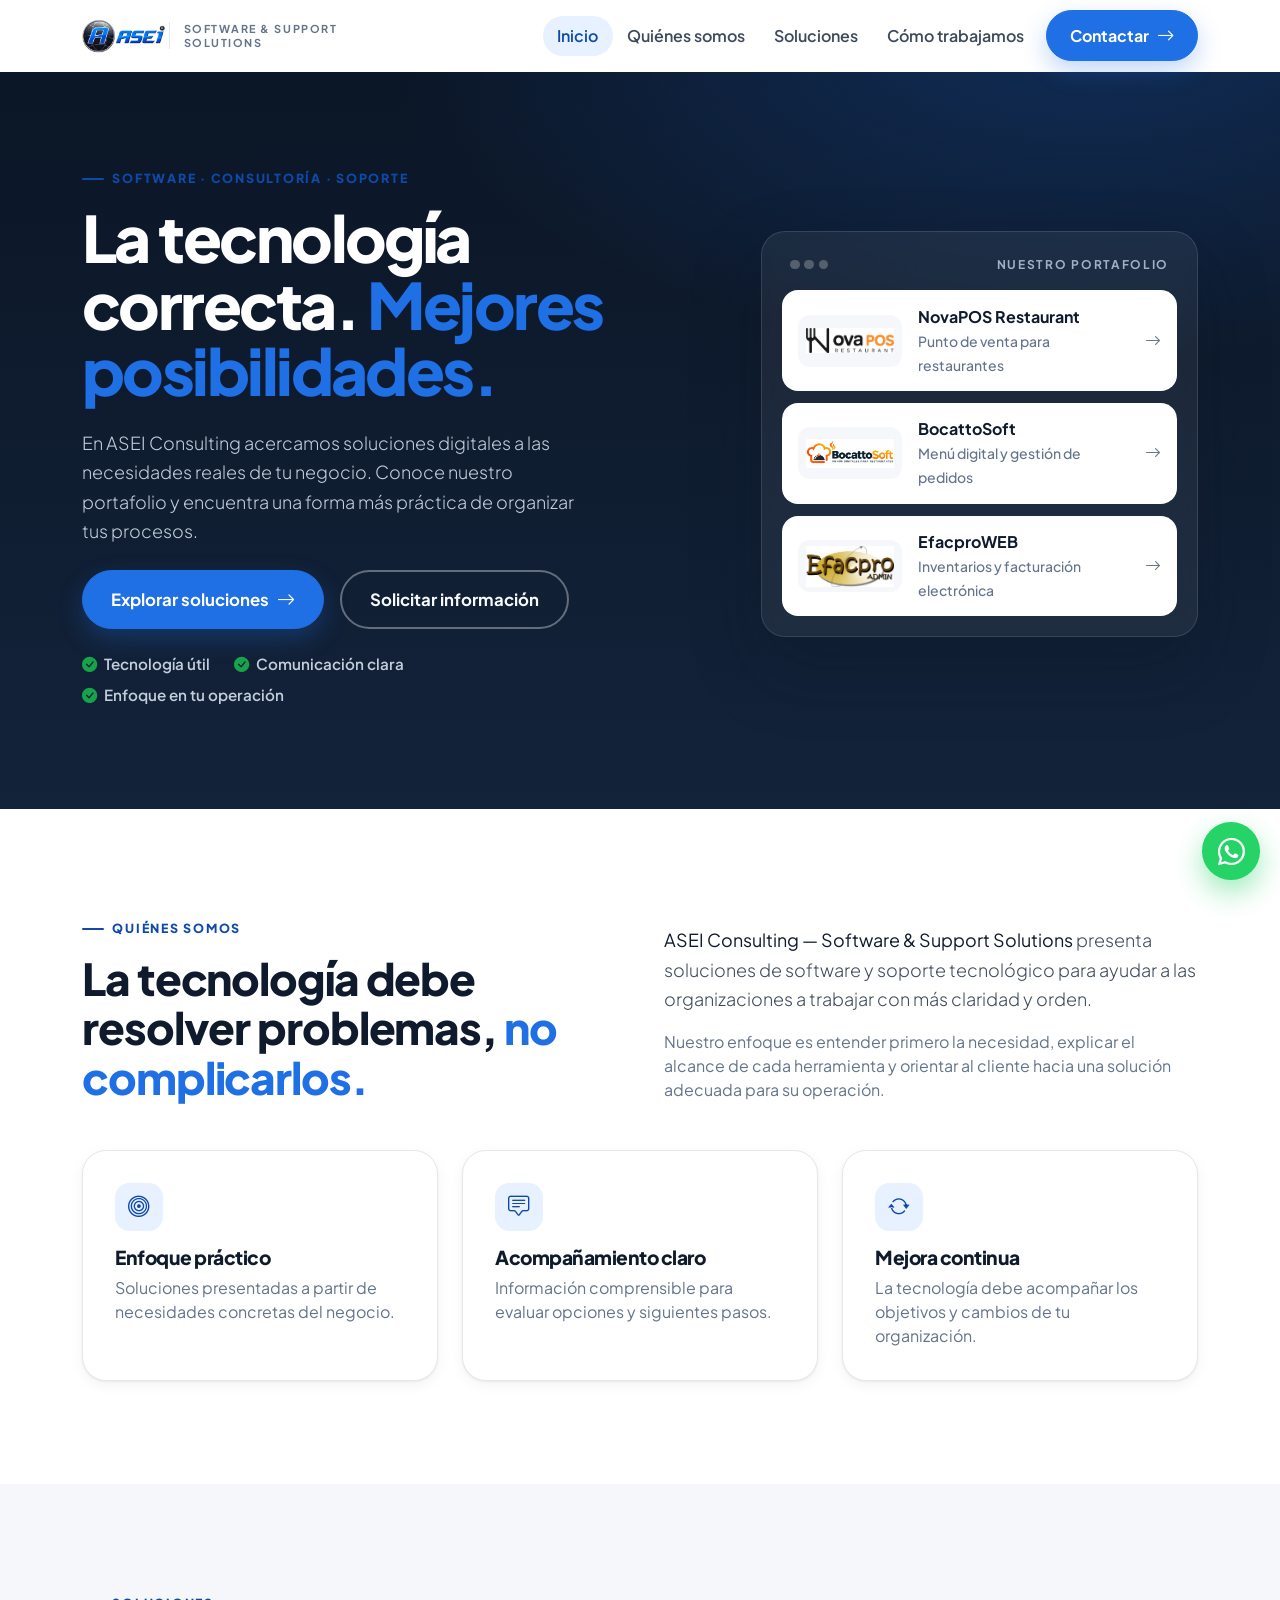
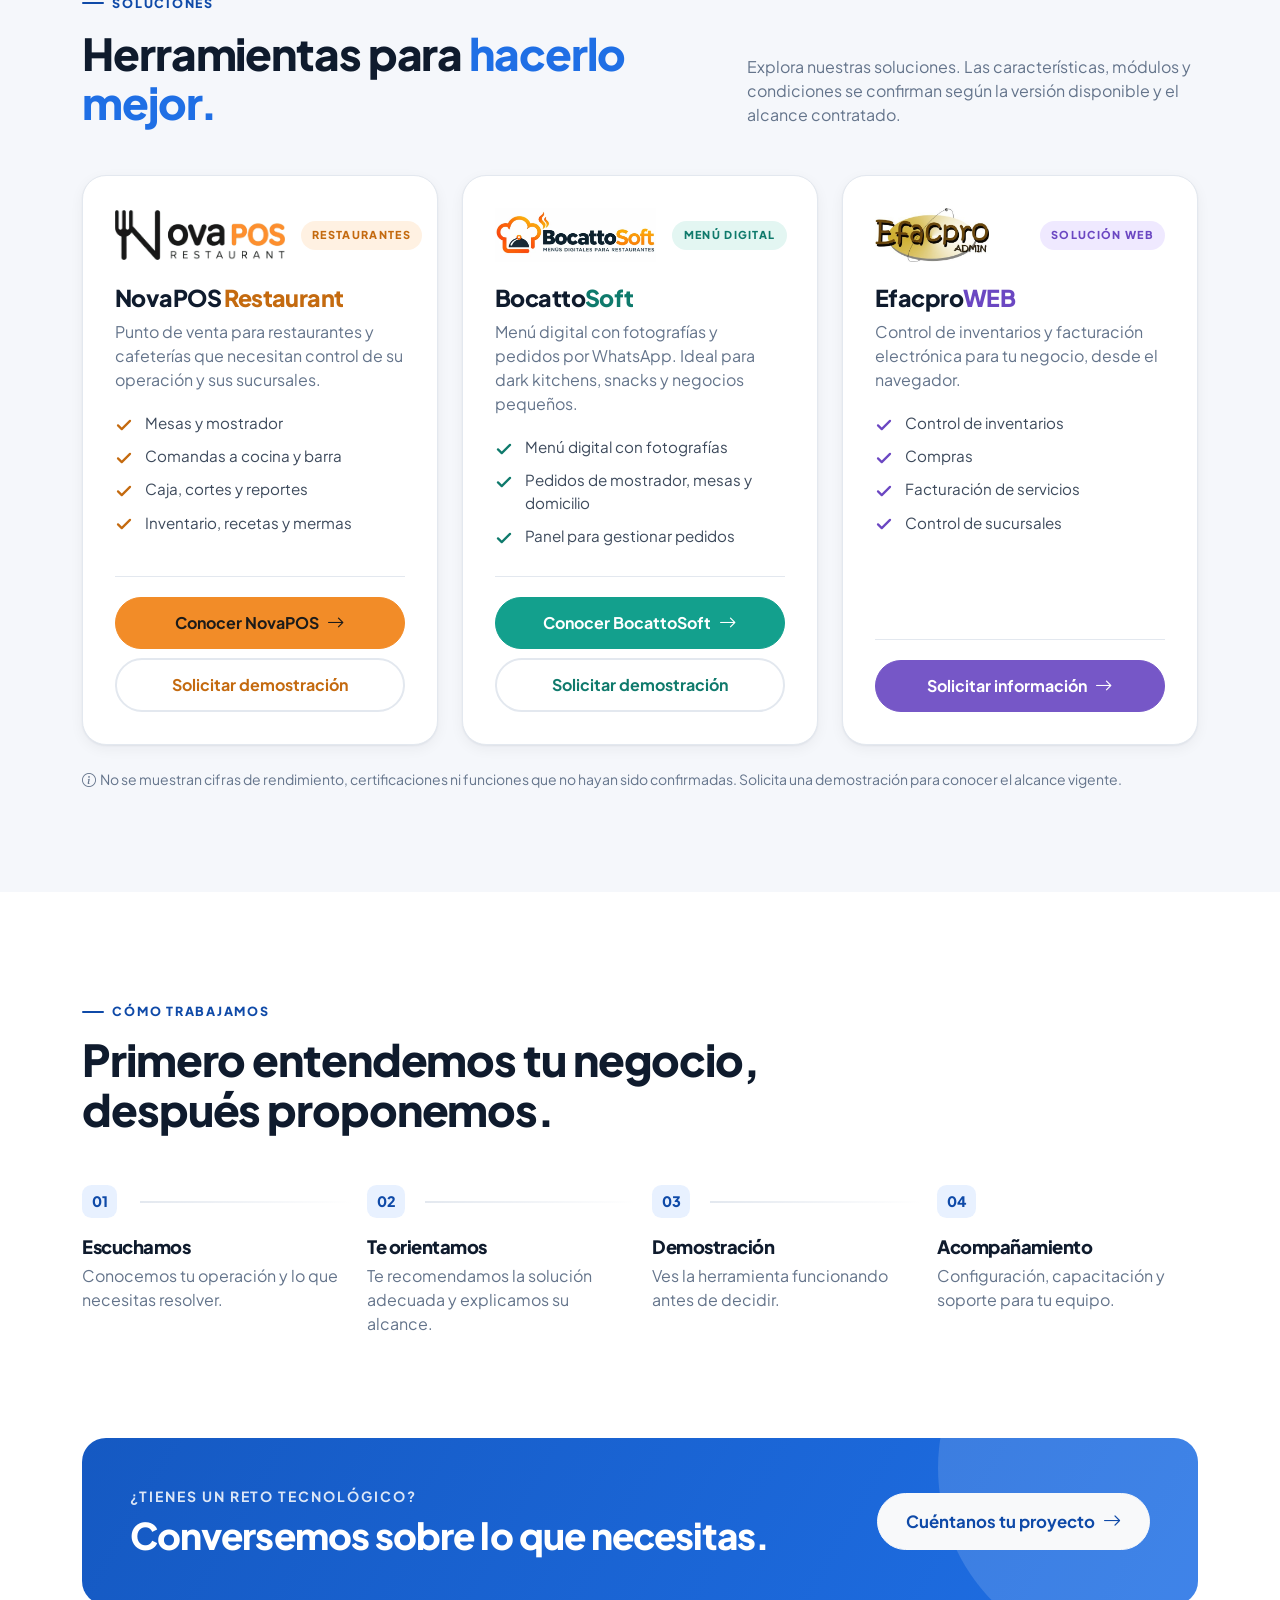
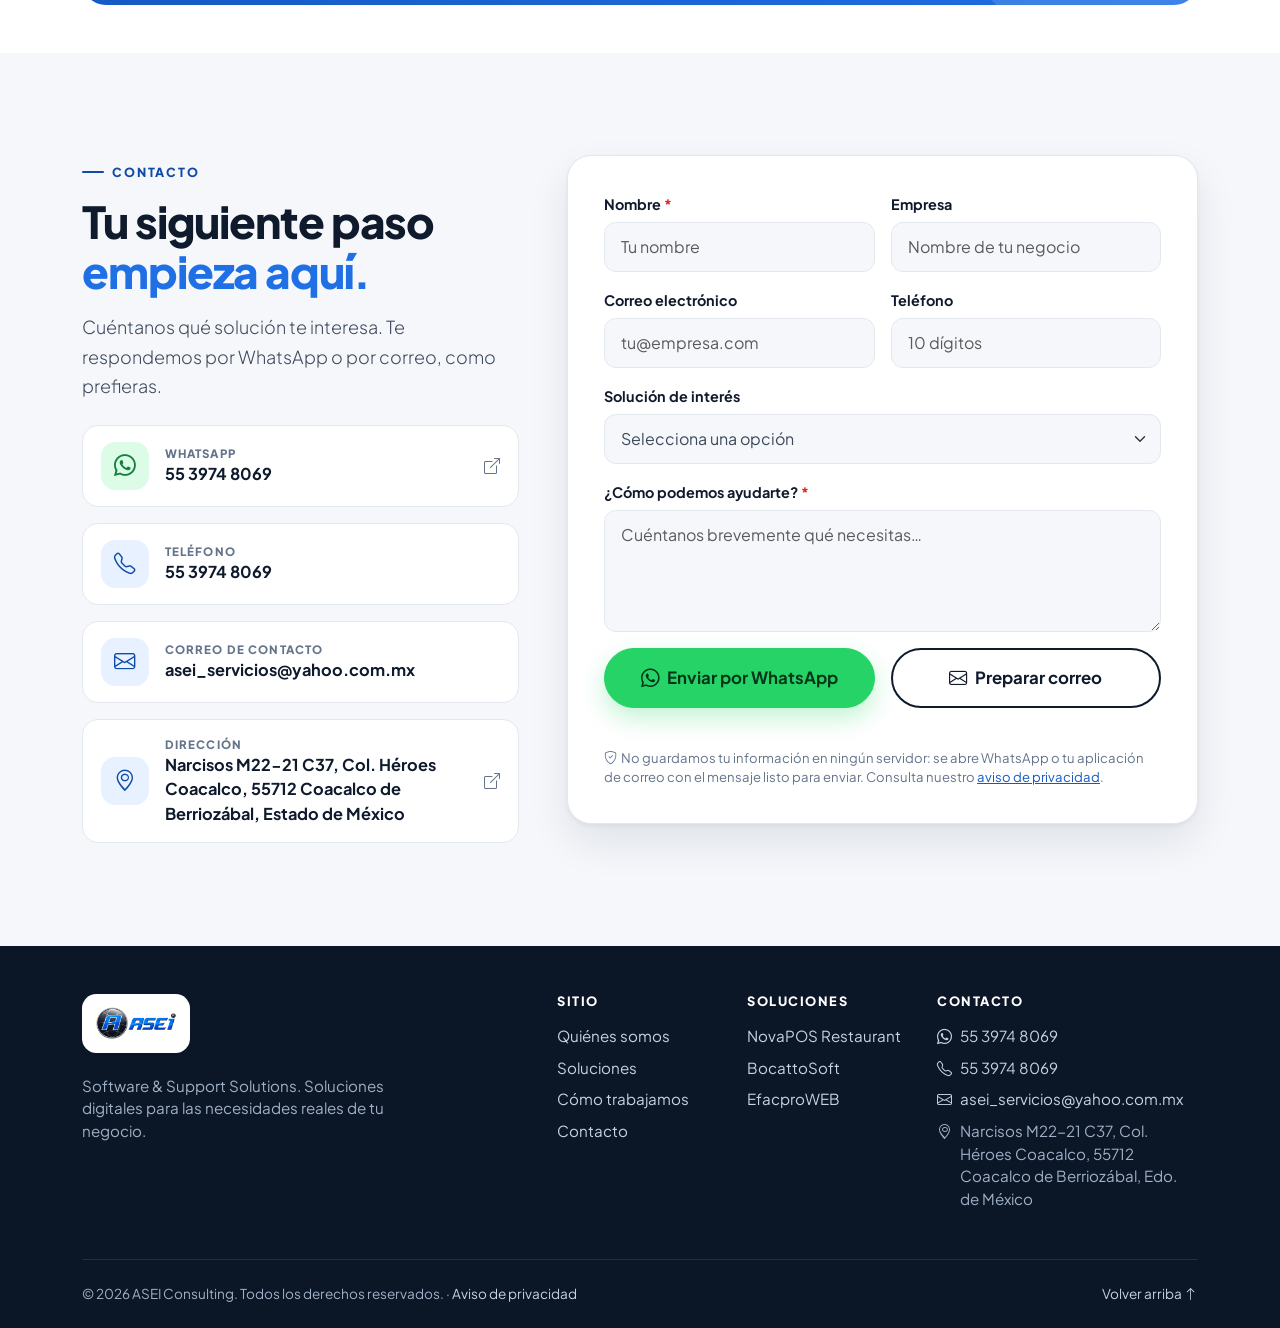
<file: index.html>
<!doctype html>
<html lang="es-MX">
<head>
<meta charset="utf-8">
<meta name="viewport" content="width=device-width, initial-scale=1">
<title>ASEI Consulting · Software &amp; Support Solutions</title>
<meta name="description" content="ASEI Consulting acerca soluciones de software y soporte a las necesidades reales de tu negocio: NovaPOS Restaurant, BocattoSoft y EfacproWEB.">
<meta name="theme-color" content="#0b1626">
<meta property="og:title" content="ASEI Consulting · Software &amp; Support Solutions">
<meta property="og:description" content="Soluciones de software y soporte para restaurantes y negocios: NovaPOS Restaurant, BocattoSoft y EfacproWEB.">
<meta property="og:image" content="https://aseiconsulting.github.io/page/assets/img/asei-logo.png">
<meta property="og:url" content="https://aseiconsulting.github.io/page/">
<meta property="og:type" content="website">
<meta property="og:locale" content="es_MX">
<link rel="canonical" href="https://aseiconsulting.github.io/page/">
<meta name="google-site-verification" content="Ora2nHw2LonFVOQl0TD5UsiM161AynNG5OqxzYAiJio" />
<link rel="icon" type="image/png" href="assets/img/asei-favicon.png">
<link rel="apple-touch-icon" href="assets/img/asei-icon-180.png">
<link rel="preconnect" href="https://fonts.googleapis.com">
<link rel="preconnect" href="https://fonts.gstatic.com" crossorigin>
<link href="https://fonts.googleapis.com/css2?family=Plus+Jakarta+Sans:wght@400;500;600;700;800&display=swap" rel="stylesheet">
<link href="assets/vendor/bootstrap/bootstrap.min.css" rel="stylesheet">
<link href="assets/vendor/bootstrap-icons/bootstrap-icons.min.css" rel="stylesheet">
<link href="assets/css/asei.css" rel="stylesheet">
<script type="application/ld+json">
{
  "@context": "https://schema.org",
  "@type": "ProfessionalService",
  "@id": "https://aseiconsulting.github.io/page/#negocio",
  "name": "ASEI Consulting",
  "alternateName": "ASEI Consulting · Software & Support Solutions",
  "description": "Soluciones de software y soporte para negocios: NovaPOS Restaurant, BocattoSoft y EfacproWEB.",
  "url": "https://aseiconsulting.github.io/page/",
  "logo": "https://aseiconsulting.github.io/page/assets/img/asei-logo.png",
  "image": "https://aseiconsulting.github.io/page/assets/img/asei-logo.png",
  "telephone": "+52 55 3974 8069",
  "email": "asei_servicios@yahoo.com.mx",
  "founder": { "@type": "Person", "name": "Juan Aurelio Becerra Olvera" },
  "address": {
    "@type": "PostalAddress",
    "streetAddress": "Narcisos M22-21 C37, Col. Héroes Coacalco",
    "addressLocality": "Coacalco de Berriozábal",
    "addressRegion": "Estado de México",
    "postalCode": "55712",
    "addressCountry": "MX"
  },
  "areaServed": { "@type": "Country", "name": "México" },
  "makesOffer": [
    { "@type": "Offer", "itemOffered": { "@type": "SoftwareApplication", "name": "NovaPOS Restaurant", "applicationCategory": "BusinessApplication", "url": "https://aseiconsulting.github.io/page/novapos.html" } },
    { "@type": "Offer", "itemOffered": { "@type": "SoftwareApplication", "name": "BocattoSoft", "applicationCategory": "BusinessApplication", "url": "https://aseiconsulting.github.io/page/bocattosoft.html" } },
    { "@type": "Offer", "itemOffered": { "@type": "SoftwareApplication", "name": "EfacproWEB", "applicationCategory": "BusinessApplication" } }
  ]
}
</script>
</head>
<body data-brand="asei" data-bs-spy="scroll" data-bs-target="#mainNav" data-bs-offset="90" tabindex="0">
<a class="skip-link" href="#contenido">Saltar al contenido</a>

<!-- Navegación -->
<nav class="navbar navbar-expand-lg site-nav sticky-top" aria-label="Navegación principal">
  <div class="container">
    <a class="navbar-brand d-flex align-items-center" href="#inicio">
      <img src="assets/img/asei-logo.png" alt="ASEI Consulting" width="84" height="42">
      <span class="brand-tag d-none d-sm-inline">Software &amp; Support<br>Solutions</span>
    </a>
    <button class="navbar-toggler" type="button" data-bs-toggle="collapse" data-bs-target="#mainNav" aria-controls="mainNav" aria-expanded="false" aria-label="Abrir menú">
      <i class="bi bi-list fs-2"></i>
    </button>
    <div class="collapse navbar-collapse" id="mainNav">
      <ul class="navbar-nav ms-auto align-items-lg-center">
        <li class="nav-item"><a class="nav-link" href="#inicio">Inicio</a></li>
        <li class="nav-item"><a class="nav-link" href="#nosotros">Quiénes somos</a></li>
        <li class="nav-item"><a class="nav-link" href="#soluciones">Soluciones</a></li>
        <li class="nav-item"><a class="nav-link" href="#como-trabajamos">Cómo trabajamos</a></li>
        <li class="nav-item ms-lg-2"><a class="btn btn-brand nav-cta" href="#contacto">Contactar <i class="bi bi-arrow-right"></i></a></li>
      </ul>
    </div>
  </div>
</nav>

<main id="contenido">
<!-- Hero -->
<header class="hero hero-night" id="inicio">
  <div class="container">
    <div class="row align-items-center g-4 g-lg-5">
      <div class="col-lg-6">
        <span class="eyebrow mb-3">Software · Consultoría · Soporte</span>
        <h1 class="display-title mb-4">La tecnología correcta. <span class="highlight">Mejores posibilidades.</span></h1>
        <p class="lead mb-4 pe-lg-4">En ASEI Consulting acercamos soluciones digitales a las necesidades reales de tu negocio. Conoce nuestro portafolio y encuentra una forma más práctica de organizar tus procesos.</p>
        <div class="d-flex flex-wrap gap-3 mb-4">
          <a class="btn btn-brand btn-lg" href="#soluciones">Explorar soluciones <i class="bi bi-arrow-right"></i></a>
          <a class="btn btn-outline-light btn-lg" href="#contacto">Solicitar información</a>
        </div>
        <ul class="hero-checks">
          <li><i class="bi bi-check-circle-fill"></i>Tecnología útil</li>
          <li><i class="bi bi-check-circle-fill"></i>Comunicación clara</li>
          <li><i class="bi bi-check-circle-fill"></i>Enfoque en tu operación</li>
        </ul>
      </div>
      <div class="col-lg-6 col-xl-5 offset-xl-1">
        <div class="portfolio-card">
          <div class="pc-head"><span class="dots"><i></i><i></i><i></i></span><span>Nuestro portafolio</span></div>
          <a class="pc-item" href="novapos.html">
            <span class="pc-logo"><img src="assets/img/novapos-logo.png" alt=""></span>
            <span><b>NovaPOS Restaurant</b><small>Punto de venta para restaurantes</small></span>
            <i class="bi bi-arrow-right"></i>
          </a>
          <a class="pc-item" href="bocattosoft.html">
            <span class="pc-logo"><img src="assets/img/bocattosoft-logo.webp" alt=""></span>
            <span><b>BocattoSoft</b><small>Menú digital y gestión de pedidos</small></span>
            <i class="bi bi-arrow-right"></i>
          </a>
          <a class="pc-item" href="#soluciones">
            <span class="pc-logo"><img src="assets/img/efacpro-logo.jpg" alt=""></span>
            <span><b>EfacproWEB</b><small>Inventarios y facturación electrónica</small></span>
            <i class="bi bi-arrow-right"></i>
          </a>
        </div>
      </div>
    </div>
  </div>
</header>

<!-- Quiénes somos -->
<section class="section" id="nosotros">
  <div class="container">
    <div class="row g-4 g-lg-5 align-items-end mb-5 reveal">
      <div class="col-lg-6">
        <span class="eyebrow mb-3">Quiénes somos</span>
        <h2 class="section-title mb-0">La tecnología debe resolver problemas, <span class="text-brand-bright">no complicarlos.</span></h2>
      </div>
      <div class="col-lg-6">
        <p class="lead mb-3"><strong class="text-body-emphasis">ASEI Consulting — Software &amp; Support Solutions</strong> presenta soluciones de software y soporte tecnológico para ayudar a las organizaciones a trabajar con más claridad y orden.</p>
        <p class="text-muted-2 mb-0">Nuestro enfoque es entender primero la necesidad, explicar el alcance de cada herramienta y orientar al cliente hacia una solución adecuada para su operación.</p>
      </div>
    </div>
    <div class="row g-4">
      <div class="col-md-4 reveal">
        <article class="card-soft card-hover">
          <span class="icon-tile"><i class="bi bi-bullseye"></i></span>
          <h3>Enfoque práctico</h3>
          <p>Soluciones presentadas a partir de necesidades concretas del negocio.</p>
        </article>
      </div>
      <div class="col-md-4 reveal">
        <article class="card-soft card-hover">
          <span class="icon-tile"><i class="bi bi-chat-square-text"></i></span>
          <h3>Acompañamiento claro</h3>
          <p>Información comprensible para evaluar opciones y siguientes pasos.</p>
        </article>
      </div>
      <div class="col-md-4 reveal">
        <article class="card-soft card-hover">
          <span class="icon-tile"><i class="bi bi-arrow-repeat"></i></span>
          <h3>Mejora continua</h3>
          <p>La tecnología debe acompañar los objetivos y cambios de tu organización.</p>
        </article>
      </div>
    </div>
  </div>
</section>

<!-- Soluciones -->
<section class="section bg-surface-2" id="soluciones">
  <div class="container">
    <div class="row g-4 align-items-end mb-5 reveal">
      <div class="col-lg-7">
        <span class="eyebrow mb-3">Soluciones</span>
        <h2 class="section-title mb-0">Herramientas para <span class="text-brand-bright">hacerlo mejor.</span></h2>
      </div>
      <div class="col-lg-5">
        <p class="text-muted-2 mb-0">Explora nuestras soluciones. Las características, módulos y condiciones se confirman según la versión disponible y el alcance contratado.</p>
      </div>
    </div>

    <div class="row g-4">
      <div class="col-md-6 col-lg-4 reveal">
        <article class="card-soft card-hover product-card tone-nova">
          <div class="pc-top">
            <span class="product-logo"><img src="assets/img/novapos-logo.png" alt="NovaPOS Restaurant"></span>
            <span class="badge-tag">Restaurantes</span>
          </div>
          <h3>NovaPOS <span>Restaurant</span></h3>
          <p>Punto de venta para restaurantes y cafeterías que necesitan control de su operación y sus sucursales.</p>
          <ul class="check-list">
            <li>Mesas y mostrador</li>
            <li>Comandas a cocina y barra</li>
            <li>Caja, cortes y reportes</li>
            <li>Inventario, recetas y mermas</li>
          </ul>
          <div class="actions">
            <a class="btn btn-tone" href="novapos.html">Conocer NovaPOS <i class="bi bi-arrow-right"></i></a>
            <a class="btn btn-tone-outline" href="#contacto" data-select="producto=NovaPOS Restaurant">Solicitar demostración</a>
          </div>
        </article>
      </div>
      <div class="col-md-6 col-lg-4 reveal">
        <article class="card-soft card-hover product-card tone-bocatto">
          <div class="pc-top">
            <span class="product-logo"><img src="assets/img/bocattosoft-logo.webp" alt="BocattoSoft"></span>
            <span class="badge-tag">Menú digital</span>
          </div>
          <h3>Bocatto<span>Soft</span></h3>
          <p>Menú digital con fotografías y pedidos por WhatsApp. Ideal para dark kitchens, snacks y negocios pequeños.</p>
          <ul class="check-list">
            <li>Menú digital con fotografías</li>
            <li>Pedidos de mostrador, mesas y domicilio</li>
            <li>Panel para gestionar pedidos</li>
          </ul>
          <div class="actions">
            <a class="btn btn-tone" href="bocattosoft.html">Conocer BocattoSoft <i class="bi bi-arrow-right"></i></a>
            <a class="btn btn-tone-outline" href="#contacto" data-select="producto=BocattoSoft">Solicitar demostración</a>
          </div>
        </article>
      </div>
      <div class="col-md-6 col-lg-4 reveal">
        <article class="card-soft card-hover product-card tone-efac">
          <div class="pc-top">
            <span class="product-logo"><img src="assets/img/efacpro-logo.jpg" alt="EfacproWEB"></span>
            <span class="badge-tag">Solución web</span>
          </div>
          <h3>Efacpro<span>WEB</span></h3>
          <p>Control de inventarios y facturación electrónica para tu negocio, desde el navegador.</p>
          <ul class="check-list">
            <li>Control de inventarios</li>
            <li>Compras</li>
            <li>Facturación de servicios</li>
            <li>Control de sucursales</li>
          </ul>
          <div class="actions">
            <a class="btn btn-tone" href="#contacto" data-select="producto=EfacproWEB">Solicitar información <i class="bi bi-arrow-right"></i></a>
          </div>
        </article>
      </div>
    </div>
    <p class="small text-muted-2 mt-4 mb-0"><i class="bi bi-info-circle me-1"></i>No se muestran cifras de rendimiento, certificaciones ni funciones que no hayan sido confirmadas. Solicita una demostración para conocer el alcance vigente.</p>
  </div>
</section>

<!-- Cómo trabajamos -->
<section class="section" id="como-trabajamos">
  <div class="container">
    <div class="section-head reveal">
      <span class="eyebrow">Cómo trabajamos</span>
      <h2 class="section-title">Primero entendemos tu negocio, después proponemos.</h2>
    </div>
    <div class="row g-4 steps steps-line">
      <div class="col-sm-6 col-lg-3 reveal"><div class="step"><h3>Escuchamos</h3><p>Conocemos tu operación y lo que necesitas resolver.</p></div></div>
      <div class="col-sm-6 col-lg-3 reveal"><div class="step"><h3>Te orientamos</h3><p>Te recomendamos la solución adecuada y explicamos su alcance.</p></div></div>
      <div class="col-sm-6 col-lg-3 reveal"><div class="step"><h3>Demostración</h3><p>Ves la herramienta funcionando antes de decidir.</p></div></div>
      <div class="col-sm-6 col-lg-3 reveal"><div class="step"><h3>Acompañamiento</h3><p>Configuración, capacitación y soporte para tu equipo.</p></div></div>
    </div>
  </div>
</section>

<!-- CTA -->
<section class="pb-5">
  <div class="container">
    <div class="cta-band reveal">
      <div class="row g-4 align-items-center">
        <div class="col-lg-8">
          <p class="fw-bold text-uppercase small mb-2" style="letter-spacing:.14em">¿Tienes un reto tecnológico?</p>
          <h2 class="section-title mb-0">Conversemos sobre lo que necesitas.</h2>
        </div>
        <div class="col-lg-4 text-lg-end">
          <a class="btn btn-light btn-lg fw-bold" style="color:var(--brand-ink)" href="#contacto">Cuéntanos tu proyecto <i class="bi bi-arrow-right"></i></a>
        </div>
      </div>
    </div>
  </div>
</section>

<!-- Contacto -->
<section class="section bg-surface-2" id="contacto">
  <div class="container">
    <div class="row g-4 g-lg-5">
      <div class="col-lg-5 reveal">
        <span class="eyebrow mb-3">Contacto</span>
        <h2 class="section-title mb-3">Tu siguiente paso <span class="text-brand-bright">empieza aquí.</span></h2>
        <p class="lead mb-4">Cuéntanos qué solución te interesa. Te respondemos por WhatsApp o por correo, como prefieras.</p>
        <div class="d-grid gap-3">
          <a class="contact-item" href="https://wa.me/525539748069" target="_blank" rel="noopener">
            <span class="icon-tile icon-wa"><i class="bi bi-whatsapp"></i></span>
            <span><small>WhatsApp</small><strong>55 3974 8069</strong></span>
            <i class="bi bi-box-arrow-up-right ms-auto text-muted-2"></i>
          </a>
          <a class="contact-item" href="tel:+525539748069">
            <span class="icon-tile"><i class="bi bi-telephone"></i></span>
            <span><small>Teléfono</small><strong>55 3974 8069</strong></span>
          </a>
          <a class="contact-item" href="mailto:asei_servicios@yahoo.com.mx">
            <span class="icon-tile"><i class="bi bi-envelope"></i></span>
            <span><small>Correo de contacto</small><strong>asei_servicios@yahoo.com.mx</strong></span>
          </a>
          <a class="contact-item" href="https://www.google.com/maps/search/?api=1&amp;query=Narcisos+H%C3%A9roes+Coacalco+55712+Coacalco+de+Berrioz%C3%A1bal" target="_blank" rel="noopener">
            <span class="icon-tile"><i class="bi bi-geo-alt"></i></span>
            <span><small>Dirección</small><strong>Narcisos M22-21 C37, Col. Héroes Coacalco, 55712 Coacalco de Berriozábal, Estado de México</strong></span>
            <i class="bi bi-box-arrow-up-right ms-auto text-muted-2"></i>
          </a>
        </div>
      </div>
      <div class="col-lg-7 reveal">
        <form class="form-card" data-contact novalidate
              data-intro="Hola ASEI Consulting, los contacto desde su sitio web."
              data-mail="asei_servicios@yahoo.com.mx" data-subject="Contacto desde el sitio ASEI Consulting">
          <div class="row g-3">
            <div class="col-sm-6">
              <label class="form-label" for="nombre">Nombre <span class="req">*</span></label>
              <input class="form-control" id="nombre" name="nombre" data-label="Nombre" autocomplete="name" required placeholder="Tu nombre">
              <div class="invalid-feedback">Escribe tu nombre.</div>
            </div>
            <div class="col-sm-6">
              <label class="form-label" for="empresa">Empresa</label>
              <input class="form-control" id="empresa" name="empresa" data-label="Empresa" autocomplete="organization" placeholder="Nombre de tu negocio">
            </div>
            <div class="col-sm-6">
              <label class="form-label" for="correo">Correo electrónico</label>
              <input class="form-control" id="correo" name="correo" type="email" data-label="Correo" autocomplete="email" placeholder="tu@empresa.com">
              <div class="invalid-feedback">Revisa el formato del correo.</div>
            </div>
            <div class="col-sm-6">
              <label class="form-label" for="telefono">Teléfono</label>
              <input class="form-control" id="telefono" name="telefono" type="tel" data-label="Teléfono" autocomplete="tel" placeholder="10 dígitos">
            </div>
            <div class="col-12">
              <label class="form-label" for="producto">Solución de interés</label>
              <select class="form-select" id="producto" name="producto" data-label="Solución de interés">
                <option value="">Selecciona una opción</option>
                <option>NovaPOS Restaurant</option><option>BocattoSoft</option><option>EfacproWEB</option><option>Consultoría o soporte</option><option>Otra consulta</option>
              </select>
            </div>
            <div class="col-12">
              <label class="form-label" for="mensaje">¿Cómo podemos ayudarte? <span class="req">*</span></label>
              <textarea class="form-control" id="mensaje" name="mensaje" data-label="Mensaje" rows="4" required placeholder="Cuéntanos brevemente qué necesitas…"></textarea>
              <div class="invalid-feedback">Cuéntanos brevemente qué necesitas.</div>
            </div>
            <div class="col-sm-6 d-grid">
              <button class="btn btn-wa btn-lg" type="button" data-send="whatsapp"><i class="bi bi-whatsapp"></i>Enviar por WhatsApp</button>
            </div>
            <div class="col-sm-6 d-grid">
              <button class="btn btn-outline-ink btn-lg" type="submit"><i class="bi bi-envelope"></i>Preparar correo</button>
            </div>
            <div class="col-12">
              <p class="form-status mb-1" role="status" aria-live="polite"></p>
              <p class="form-hint mb-0"><i class="bi bi-shield-check me-1"></i>No guardamos tu información en ningún servidor: se abre WhatsApp o tu aplicación de correo con el mensaje listo para enviar. Consulta nuestro <a href="aviso-de-privacidad.html">aviso de privacidad</a>.</p>
            </div>
          </div>
        </form>
      </div>
    </div>
  </div>
</section>
</main>

<!-- Pie -->
<footer class="site-footer pt-5">
  <div class="container">
    <div class="row g-4 pb-5">
      <div class="col-lg-4">
        <a class="footer-logo mb-3" href="#inicio"><img src="assets/img/asei-logo.png" alt="ASEI Consulting"></a>
        <p class="mb-0 pe-lg-4">Software &amp; Support Solutions. Soluciones digitales para las necesidades reales de tu negocio.</p>
      </div>
      <div class="col-6 col-lg-2 offset-lg-1">
        <h6>Sitio</h6>
        <ul><li><a href="#nosotros">Quiénes somos</a></li><li><a href="#soluciones">Soluciones</a></li><li><a href="#como-trabajamos">Cómo trabajamos</a></li><li><a href="#contacto">Contacto</a></li></ul>
      </div>
      <div class="col-6 col-lg-2">
        <h6>Soluciones</h6>
        <ul><li><a href="novapos.html">NovaPOS Restaurant</a></li><li><a href="bocattosoft.html">BocattoSoft</a></li><li><a href="#contacto" data-select="producto=EfacproWEB">EfacproWEB</a></li></ul>
      </div>
      <div class="col-lg-3">
        <h6>Contacto</h6>
        <ul>
          <li><a href="https://wa.me/525539748069" target="_blank" rel="noopener"><i class="bi bi-whatsapp me-2"></i>55 3974 8069</a></li>
          <li><a href="tel:+525539748069"><i class="bi bi-telephone me-2"></i>55 3974 8069</a></li>
          <li><a href="mailto:asei_servicios@yahoo.com.mx"><i class="bi bi-envelope me-2"></i>asei_servicios@yahoo.com.mx</a></li>
          <li class="d-flex"><i class="bi bi-geo-alt me-2"></i><address class="mb-0">Narcisos M22-21 C37, Col. Héroes Coacalco, 55712 Coacalco de Berriozábal, Edo. de México</address></li>
        </ul>
      </div>
    </div>
    <div class="footer-bottom py-4 d-flex flex-column flex-sm-row justify-content-between gap-2">
      <span>© <span data-year>2026</span> ASEI Consulting. Todos los derechos reservados. · <a href="aviso-de-privacidad.html">Aviso de privacidad</a></span>
      <a href="#inicio">Volver arriba <i class="bi bi-arrow-up"></i></a>
    </div>
  </div>
</footer>

<a class="fab-top" href="#inicio" aria-label="Volver arriba"><i class="bi bi-arrow-up"></i></a>
<a class="fab-wa" href="https://wa.me/525539748069" target="_blank" rel="noopener" aria-label="Escríbenos por WhatsApp"><i class="bi bi-whatsapp"></i></a>

<script src="assets/vendor/bootstrap/bootstrap.bundle.min.js"></script>
<script src="assets/js/asei.js"></script>
</body>
</html>
</file>
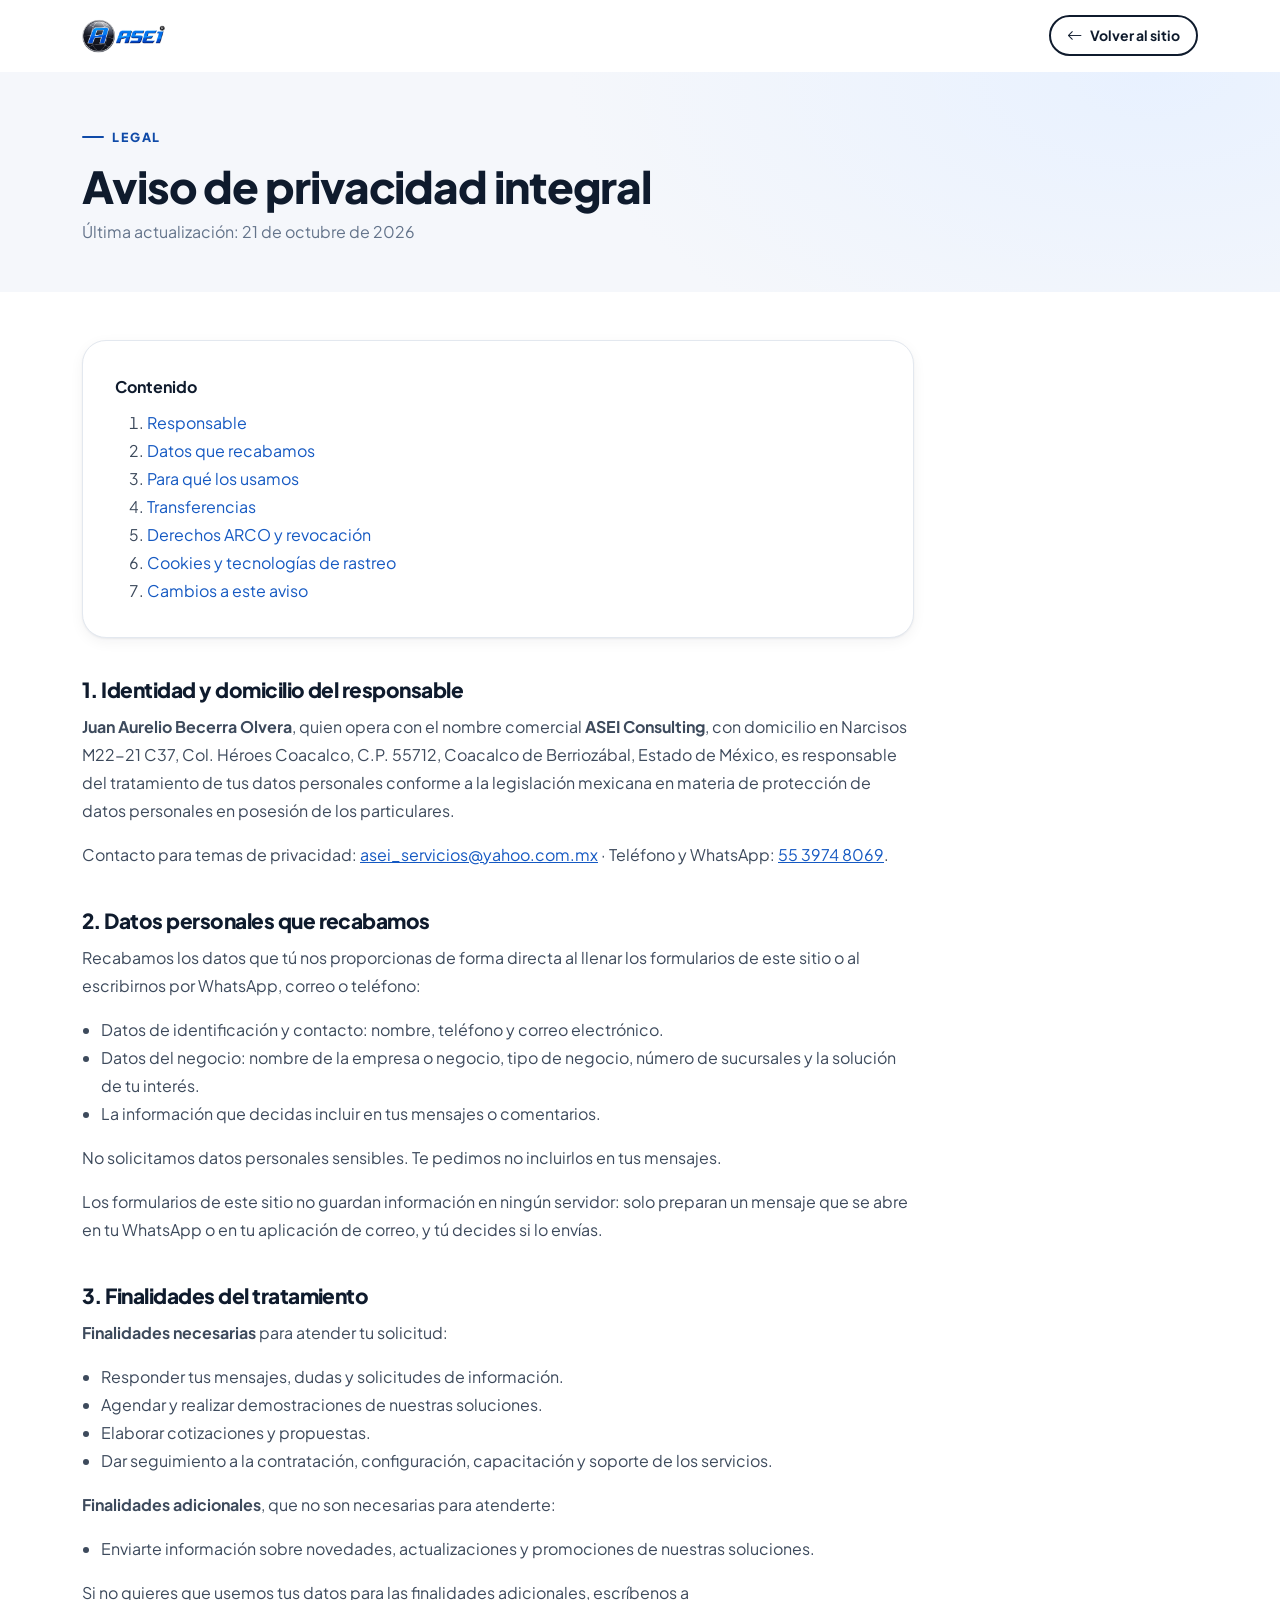
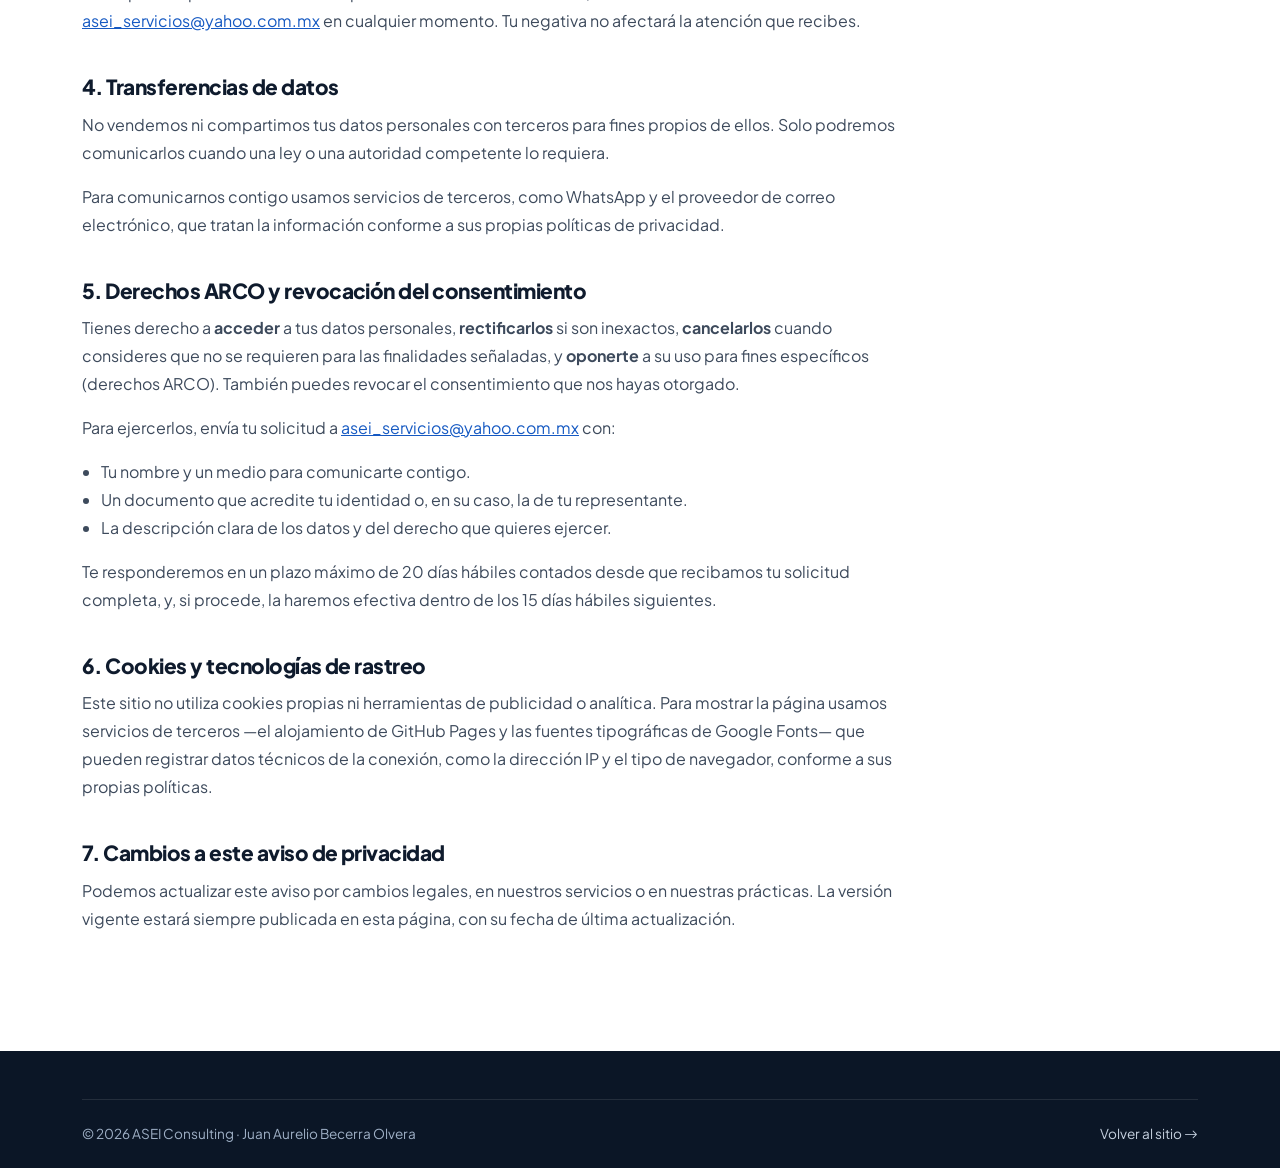
<file: aviso-de-privacidad.html>
<!doctype html>
<html lang="es-MX">
<head>
<meta charset="utf-8">
<meta name="viewport" content="width=device-width, initial-scale=1">
<title>Aviso de privacidad · ASEI Consulting</title>
<meta name="description" content="Aviso de privacidad integral de ASEI Consulting: qué datos personales recabamos, para qué los usamos y cómo ejercer tus derechos ARCO.">
<meta name="theme-color" content="#0b1626">
<link rel="canonical" href="https://aseiconsulting.github.io/page/aviso-de-privacidad.html">
<link rel="icon" type="image/png" href="assets/img/asei-favicon.png">
<link rel="preconnect" href="https://fonts.googleapis.com">
<link rel="preconnect" href="https://fonts.gstatic.com" crossorigin>
<link href="https://fonts.googleapis.com/css2?family=Plus+Jakarta+Sans:wght@400;500;600;700;800&display=swap" rel="stylesheet">
<link href="assets/vendor/bootstrap/bootstrap.min.css" rel="stylesheet">
<link href="assets/vendor/bootstrap-icons/bootstrap-icons.min.css" rel="stylesheet">
<link href="assets/css/asei.css" rel="stylesheet">
<style>
  .legal { max-width: 52rem; }
  .legal h2 { font-size: 1.3rem; margin: 2.5rem 0 .75rem; }
  .legal p, .legal li { color: var(--ink-2); line-height: 1.75; }
  .legal ul { padding-left: 1.2rem; }
  .legal .toc a { text-decoration: none; }
</style>
</head>
<body data-brand="asei">
<a class="skip-link" href="#contenido">Saltar al contenido</a>

<nav class="navbar site-nav sticky-top" aria-label="Navegación">
  <div class="container">
    <a class="navbar-brand d-flex align-items-center" href="index.html">
      <img src="assets/img/asei-logo.png" alt="ASEI Consulting" width="84" height="42">
    </a>
    <a class="btn btn-outline-ink btn-sm" href="index.html"><i class="bi bi-arrow-left"></i>Volver al sitio</a>
  </div>
</nav>

<main id="contenido">
  <header class="hero hero-light py-5">
    <div class="container">
      <span class="eyebrow mb-3">Legal</span>
      <h1 class="section-title mb-2">Aviso de privacidad integral</h1>
      <p class="text-muted-2 mb-0">Última actualización: 21 de octubre de 2026</p>
    </div>
  </header>

  <section class="section pt-5">
    <div class="container">
      <article class="legal">
        <nav class="toc card-soft mb-4" aria-label="Contenido">
          <p class="fw-bold text-body-emphasis mb-2">Contenido</p>
          <ol class="mb-0">
            <li><a href="#responsable">Responsable</a></li>
            <li><a href="#datos">Datos que recabamos</a></li>
            <li><a href="#finalidades">Para qué los usamos</a></li>
            <li><a href="#transferencias">Transferencias</a></li>
            <li><a href="#arco">Derechos ARCO y revocación</a></li>
            <li><a href="#tecnologias">Cookies y tecnologías de rastreo</a></li>
            <li><a href="#cambios">Cambios a este aviso</a></li>
          </ol>
        </nav>

        <h2 id="responsable">1. Identidad y domicilio del responsable</h2>
        <p><strong>Juan Aurelio Becerra Olvera</strong>, quien opera con el nombre comercial <strong>ASEI Consulting</strong>, con domicilio en Narcisos M22-21 C37, Col. Héroes Coacalco, C.P. 55712, Coacalco de Berriozábal, Estado de México, es responsable del tratamiento de tus datos personales conforme a la legislación mexicana en materia de protección de datos personales en posesión de los particulares.</p>
        <p>Contacto para temas de privacidad: <a href="mailto:asei_servicios@yahoo.com.mx">asei_servicios@yahoo.com.mx</a> · Teléfono y WhatsApp: <a href="tel:+525539748069">55 3974 8069</a>.</p>

        <h2 id="datos">2. Datos personales que recabamos</h2>
        <p>Recabamos los datos que tú nos proporcionas de forma directa al llenar los formularios de este sitio o al escribirnos por WhatsApp, correo o teléfono:</p>
        <ul>
          <li>Datos de identificación y contacto: nombre, teléfono y correo electrónico.</li>
          <li>Datos del negocio: nombre de la empresa o negocio, tipo de negocio, número de sucursales y la solución de tu interés.</li>
          <li>La información que decidas incluir en tus mensajes o comentarios.</li>
        </ul>
        <p>No solicitamos datos personales sensibles. Te pedimos no incluirlos en tus mensajes.</p>
        <p>Los formularios de este sitio no guardan información en ningún servidor: solo preparan un mensaje que se abre en tu WhatsApp o en tu aplicación de correo, y tú decides si lo envías.</p>

        <h2 id="finalidades">3. Finalidades del tratamiento</h2>
        <p><strong>Finalidades necesarias</strong> para atender tu solicitud:</p>
        <ul>
          <li>Responder tus mensajes, dudas y solicitudes de información.</li>
          <li>Agendar y realizar demostraciones de nuestras soluciones.</li>
          <li>Elaborar cotizaciones y propuestas.</li>
          <li>Dar seguimiento a la contratación, configuración, capacitación y soporte de los servicios.</li>
        </ul>
        <p><strong>Finalidades adicionales</strong>, que no son necesarias para atenderte:</p>
        <ul>
          <li>Enviarte información sobre novedades, actualizaciones y promociones de nuestras soluciones.</li>
        </ul>
        <p>Si no quieres que usemos tus datos para las finalidades adicionales, escríbenos a <a href="mailto:asei_servicios@yahoo.com.mx">asei_servicios@yahoo.com.mx</a> en cualquier momento. Tu negativa no afectará la atención que recibes.</p>

        <h2 id="transferencias">4. Transferencias de datos</h2>
        <p>No vendemos ni compartimos tus datos personales con terceros para fines propios de ellos. Solo podremos comunicarlos cuando una ley o una autoridad competente lo requiera.</p>
        <p>Para comunicarnos contigo usamos servicios de terceros, como WhatsApp y el proveedor de correo electrónico, que tratan la información conforme a sus propias políticas de privacidad.</p>

        <h2 id="arco">5. Derechos ARCO y revocación del consentimiento</h2>
        <p>Tienes derecho a <strong>acceder</strong> a tus datos personales, <strong>rectificarlos</strong> si son inexactos, <strong>cancelarlos</strong> cuando consideres que no se requieren para las finalidades señaladas, y <strong>oponerte</strong> a su uso para fines específicos (derechos ARCO). También puedes revocar el consentimiento que nos hayas otorgado.</p>
        <p>Para ejercerlos, envía tu solicitud a <a href="mailto:asei_servicios@yahoo.com.mx">asei_servicios@yahoo.com.mx</a> con:</p>
        <ul>
          <li>Tu nombre y un medio para comunicarte contigo.</li>
          <li>Un documento que acredite tu identidad o, en su caso, la de tu representante.</li>
          <li>La descripción clara de los datos y del derecho que quieres ejercer.</li>
        </ul>
        <p>Te responderemos en un plazo máximo de 20 días hábiles contados desde que recibamos tu solicitud completa, y, si procede, la haremos efectiva dentro de los 15 días hábiles siguientes.</p>

        <h2 id="tecnologias">6. Cookies y tecnologías de rastreo</h2>
        <p>Este sitio no utiliza cookies propias ni herramientas de publicidad o analítica. Para mostrar la página usamos servicios de terceros —el alojamiento de GitHub Pages y las fuentes tipográficas de Google Fonts— que pueden registrar datos técnicos de la conexión, como la dirección IP y el tipo de navegador, conforme a sus propias políticas.</p>

        <h2 id="cambios">7. Cambios a este aviso de privacidad</h2>
        <p>Podemos actualizar este aviso por cambios legales, en nuestros servicios o en nuestras prácticas. La versión vigente estará siempre publicada en esta página, con su fecha de última actualización.</p>
      </article>
    </div>
  </section>
</main>

<footer class="site-footer pt-5">
  <div class="container">
    <div class="footer-bottom py-4 d-flex flex-column flex-sm-row justify-content-between gap-2">
      <span>© <span data-year>2026</span> ASEI Consulting · Juan Aurelio Becerra Olvera</span>
      <a href="index.html">Volver al sitio <i class="bi bi-arrow-right"></i></a>
    </div>
  </div>
</footer>

<script src="assets/vendor/bootstrap/bootstrap.bundle.min.js"></script>
<script src="assets/js/asei.js"></script>
</body>
</html>
</file>
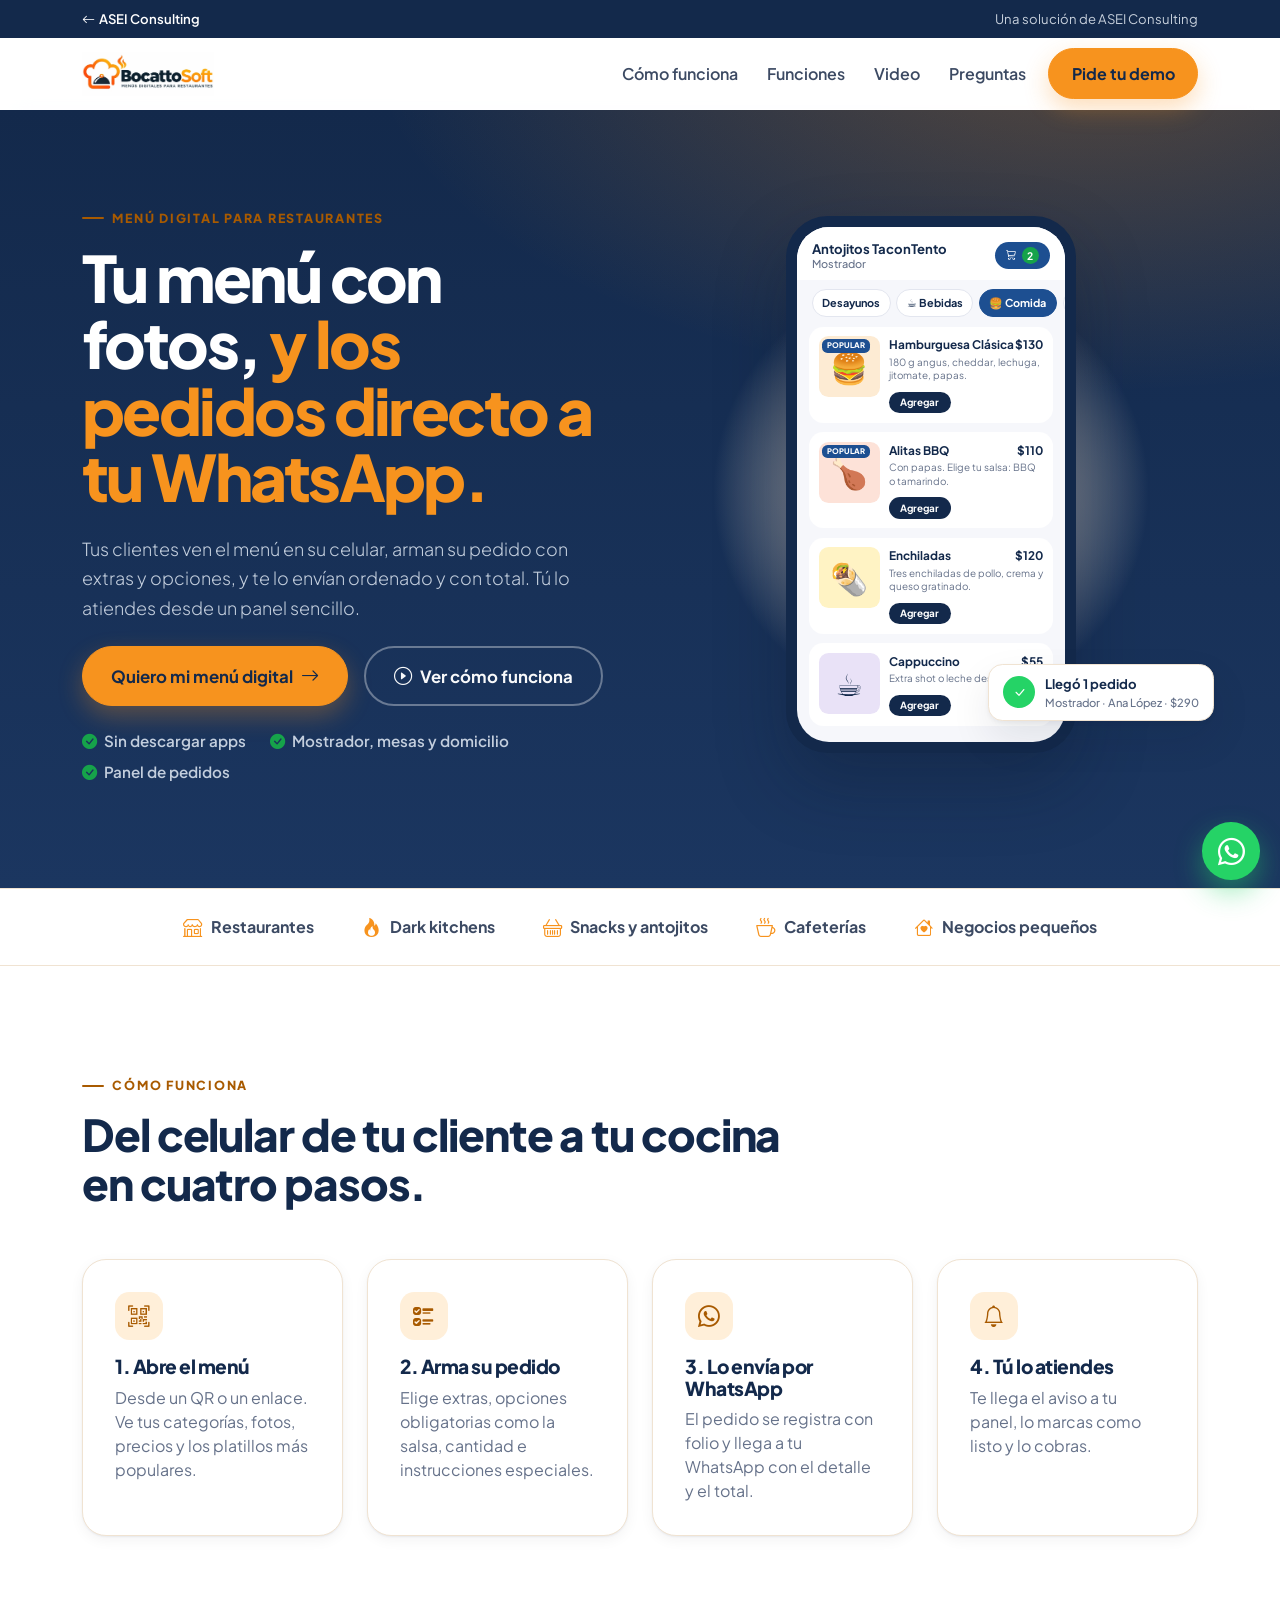
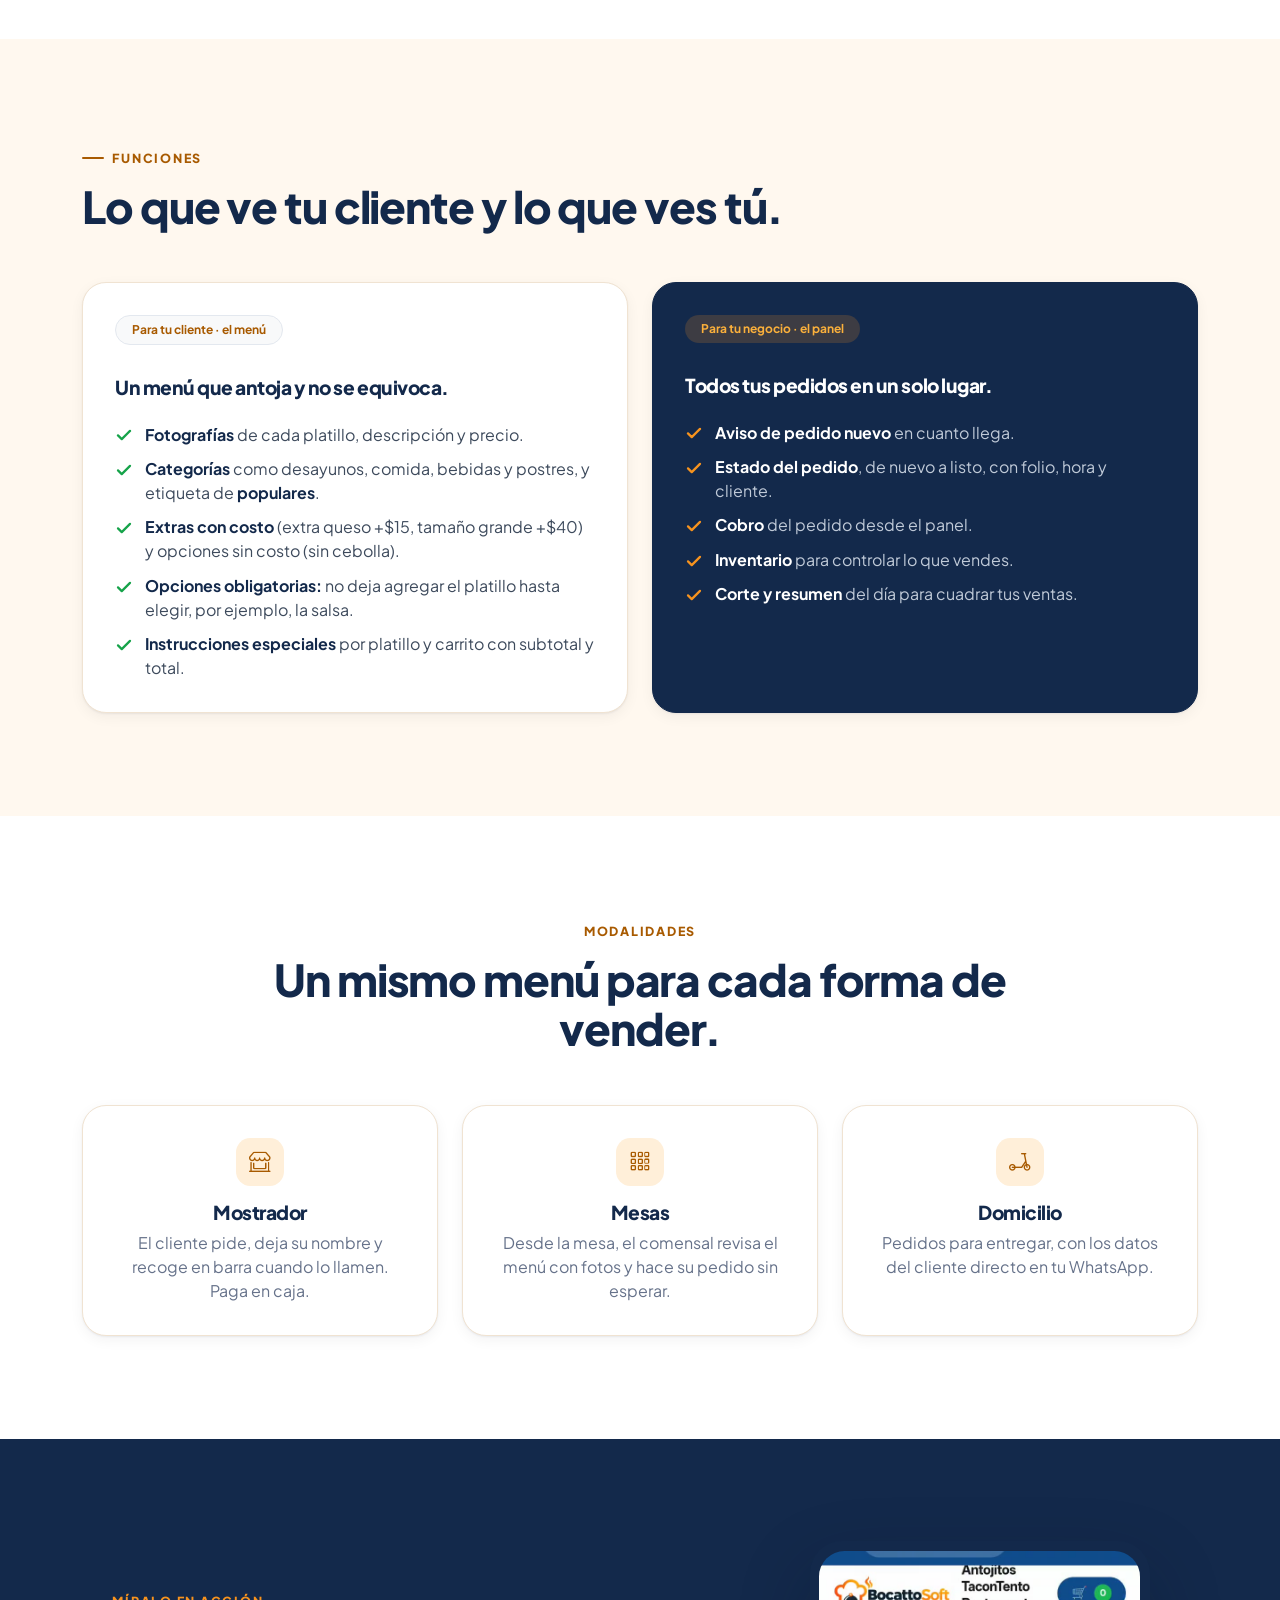
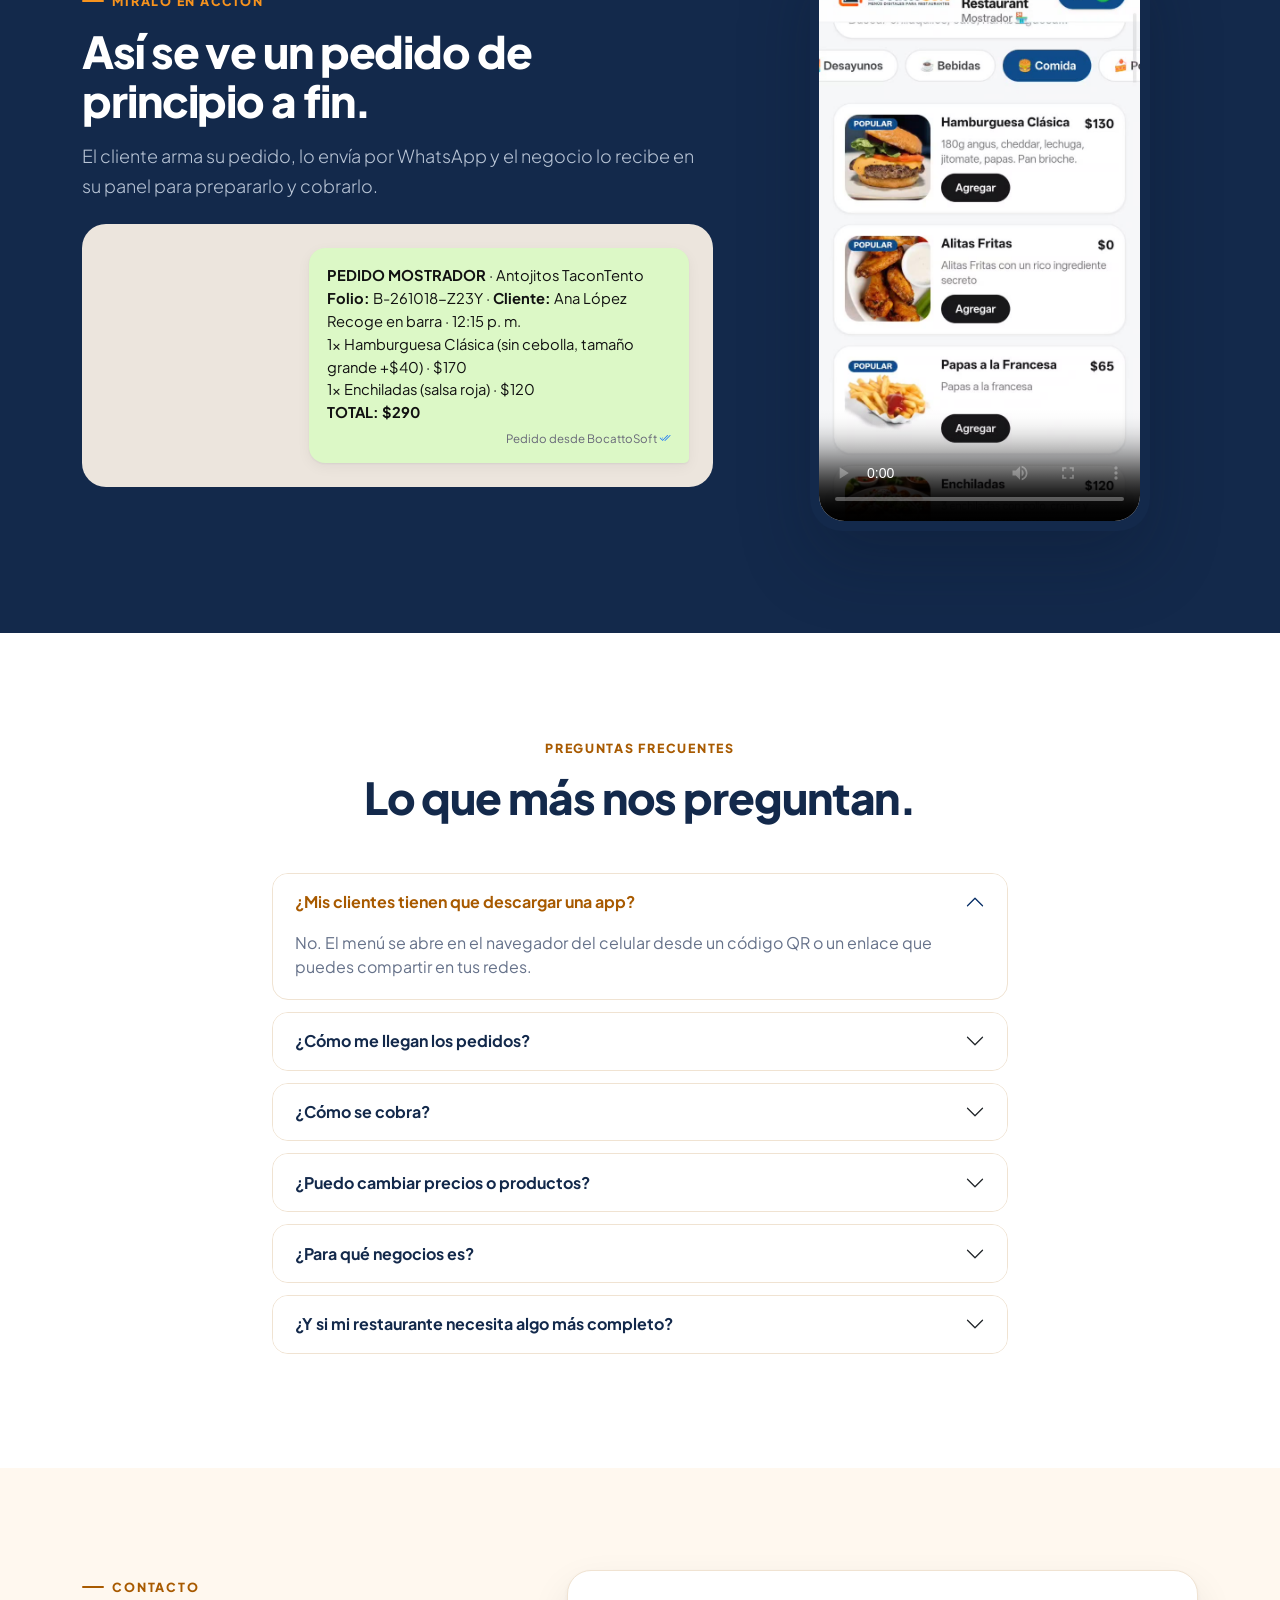
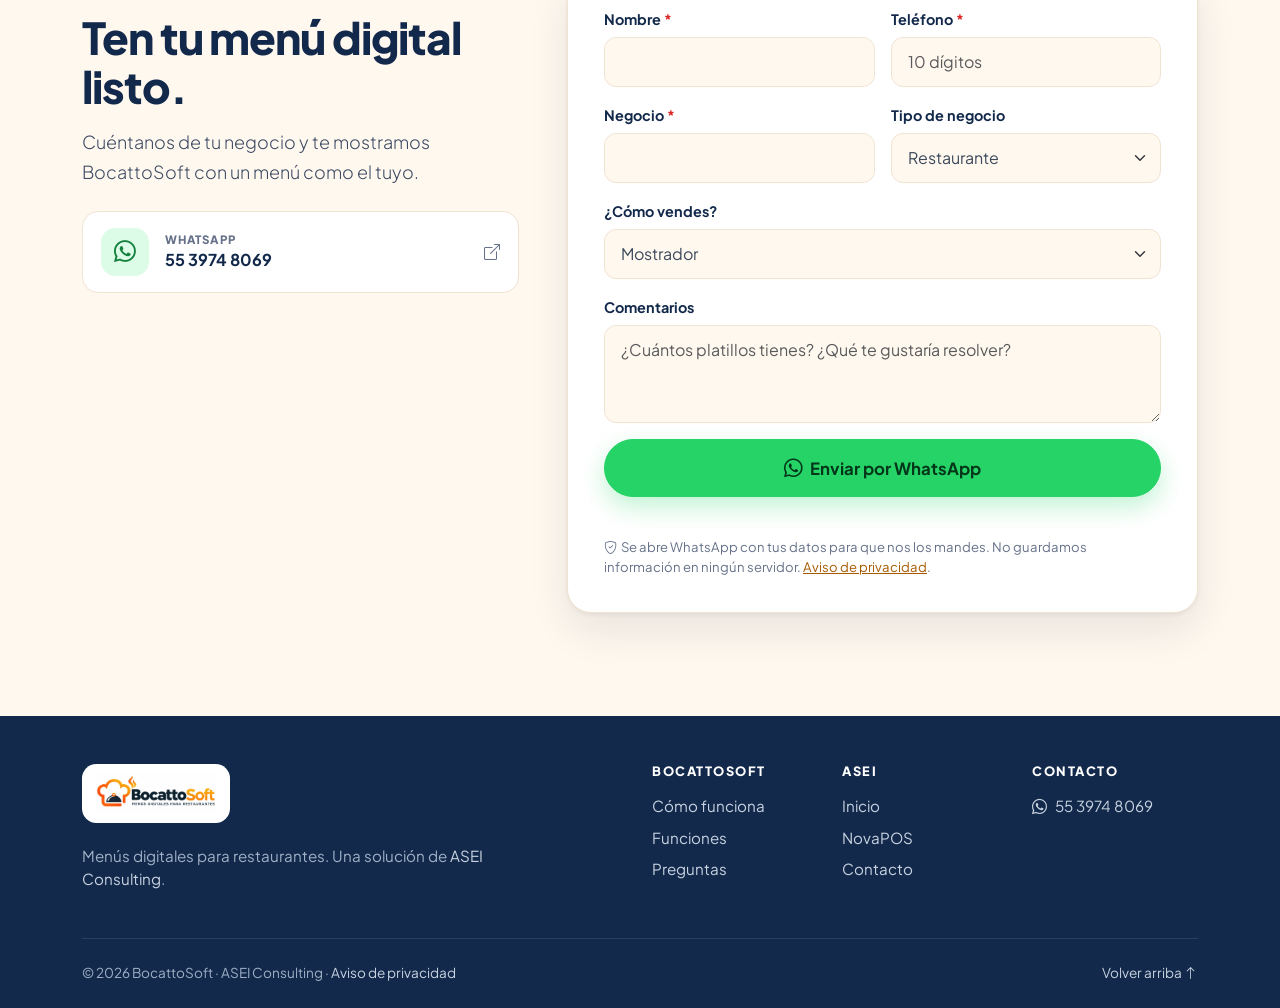
<file: bocattosoft.html>
<!doctype html>
<html lang="es-MX">
<head>
<meta charset="utf-8">
<meta name="viewport" content="width=device-width, initial-scale=1">
<title>BocattoSoft · Menú digital para restaurantes</title>
<meta name="description" content="BocattoSoft es el menú digital con fotos para restaurantes, dark kitchens y snacks: tus clientes piden desde el celular y el pedido te llega por WhatsApp y a tu panel.">
<meta name="theme-color" content="#13294b">
<meta property="og:title" content="BocattoSoft · Menú digital para restaurantes">
<meta property="og:description" content="Tu menú con fotos y los pedidos directo a tu WhatsApp.">
<meta property="og:image" content="https://aseiconsulting.github.io/page/assets/img/bocattosoft-video-poster.jpg">
<meta property="og:url" content="https://aseiconsulting.github.io/page/bocattosoft.html">
<meta property="og:type" content="website">
<meta property="og:locale" content="es_MX">
<link rel="canonical" href="https://aseiconsulting.github.io/page/bocattosoft.html">
<link rel="icon" type="image/png" href="assets/img/bocattosoft-favicon.png">
<meta name="google-site-verification" content="Ora2nHw2LonFVOQl0TD5UsiM161AynNG5OqxzYAiJio" />
<link rel="preconnect" href="https://fonts.googleapis.com">
<link rel="preconnect" href="https://fonts.gstatic.com" crossorigin>
<link href="https://fonts.googleapis.com/css2?family=Plus+Jakarta+Sans:wght@400;500;600;700;800&display=swap" rel="stylesheet">
<link href="assets/vendor/bootstrap/bootstrap.min.css" rel="stylesheet">
<link href="assets/vendor/bootstrap-icons/bootstrap-icons.min.css" rel="stylesheet">
<link href="assets/css/asei.css" rel="stylesheet">
<script type="application/ld+json">
{
  "@context": "https://schema.org",
  "@type": "SoftwareApplication",
  "name": "BocattoSoft",
  "applicationCategory": "BusinessApplication",
  "operatingSystem": "Web",
  "description": "Menú digital con fotos para restaurantes: tus clientes piden desde el celular y el pedido llega por WhatsApp y a tu panel.",
  "url": "https://aseiconsulting.github.io/page/bocattosoft.html",
  "image": "https://aseiconsulting.github.io/page/assets/img/bocattosoft-video-poster.jpg",
  "inLanguage": "es-MX",
  "provider": {
    "@type": "ProfessionalService",
    "@id": "https://aseiconsulting.github.io/page/#negocio",
    "name": "ASEI Consulting",
    "telephone": "+52 55 3974 8069",
    "url": "https://aseiconsulting.github.io/page/"
  }
}
</script>
</head>
<body data-brand="bocatto" data-bs-spy="scroll" data-bs-target="#mainNav" data-bs-offset="90" tabindex="0">
<a class="skip-link" href="#contenido">Saltar al contenido</a>

<div class="parent-bar">
  <div class="container d-flex justify-content-between align-items-center">
    <a href="index.html#soluciones"><i class="bi bi-arrow-left me-1"></i>ASEI Consulting</a>
    <span class="d-none d-sm-inline">Una solución de ASEI Consulting</span>
  </div>
</div>

<nav class="navbar navbar-expand-lg site-nav sticky-top" aria-label="Navegación de BocattoSoft">
  <div class="container">
    <a class="navbar-brand" href="#inicio"><img src="assets/img/bocattosoft-logo.webp" alt="BocattoSoft" width="132" height="44" style="height:44px"></a>
    <button class="navbar-toggler" type="button" data-bs-toggle="collapse" data-bs-target="#mainNav" aria-controls="mainNav" aria-expanded="false" aria-label="Abrir menú">
      <i class="bi bi-list fs-2"></i>
    </button>
    <div class="collapse navbar-collapse" id="mainNav">
      <ul class="navbar-nav ms-auto align-items-lg-center">
        <li class="nav-item"><a class="nav-link" href="#como-funciona">Cómo funciona</a></li>
        <li class="nav-item"><a class="nav-link" href="#funciones">Funciones</a></li>
        <li class="nav-item"><a class="nav-link" href="#video">Video</a></li>
        <li class="nav-item"><a class="nav-link" href="#preguntas">Preguntas</a></li>
        <li class="nav-item ms-lg-2"><a class="btn btn-brand nav-cta" href="#contacto">Pide tu demo</a></li>
      </ul>
    </div>
  </div>
</nav>

<main id="contenido">
<!-- Hero -->
<header class="hero hero-night" id="inicio">
  <div class="container">
    <div class="row align-items-center g-4 g-lg-5">
      <div class="col-lg-6">
        <span class="eyebrow mb-3">Menú digital para restaurantes</span>
        <h1 class="display-title mb-4">Tu menú con fotos, <span class="highlight">y los pedidos directo a tu WhatsApp.</span></h1>
        <p class="lead mb-4">Tus clientes ven el menú en su celular, arman su pedido con extras y opciones, y te lo envían ordenado y con total. Tú lo atiendes desde un panel sencillo.</p>
        <div class="d-flex flex-wrap gap-3 mb-4">
          <a class="btn btn-brand btn-lg" href="#contacto">Quiero mi menú digital <i class="bi bi-arrow-right"></i></a>
          <a class="btn btn-outline-light btn-lg" href="#video"><i class="bi bi-play-circle"></i>Ver cómo funciona</a>
        </div>
        <ul class="hero-checks">
          <li><i class="bi bi-check-circle-fill"></i>Sin descargar apps</li>
          <li><i class="bi bi-check-circle-fill"></i>Mostrador, mesas y domicilio</li>
          <li><i class="bi bi-check-circle-fill"></i>Panel de pedidos</li>
        </ul>
      </div>
      <div class="col-lg-6">
        <div class="phone-stage" aria-hidden="true">
          <div class="phone">
            <div class="screen">
              <div class="ph-head"><b>Antojitos TaconTento<small>Mostrador</small></b><span class="ph-cart"><i class="bi bi-cart3" style="background:none;width:auto;height:auto"></i><i>2</i></span></div>
              <div class="ph-chips"><span>Desayunos</span><span>☕ Bebidas</span><span class="on">🍔 Comida</span><span>🍰 Postres</span></div>
              <div class="ph-dish"><div class="ph" style="background:#fdebd3"><em>POPULAR</em>🍔</div><div><b>Hamburguesa Clásica <span>$130</span></b><p>180 g angus, cheddar, lechuga, jitomate, papas.</p><span class="add">Agregar</span></div></div>
              <div class="ph-dish"><div class="ph" style="background:#fde2d8"><em>POPULAR</em>🍗</div><div><b>Alitas BBQ <span>$110</span></b><p>Con papas. Elige tu salsa: BBQ o tamarindo.</p><span class="add">Agregar</span></div></div>
              <div class="ph-dish"><div class="ph" style="background:#fff3c4">🌯</div><div><b>Enchiladas <span>$120</span></b><p>Tres enchiladas de pollo, crema y queso gratinado.</p><span class="add">Agregar</span></div></div>
              <div class="ph-dish mb-3"><div class="ph" style="background:#e9e2f7">☕</div><div><b>Cappuccino <span>$55</span></b><p>Extra shot o leche deslactosada.</p><span class="add">Agregar</span></div></div>
            </div>
          </div>
          <div class="ph-toast"><span class="dot"><i class="bi bi-check-lg"></i></span><span>Llegó 1 pedido<small>Mostrador · Ana López · $290</small></span></div>
        </div>
      </div>
    </div>
  </div>
</header>

<div class="segment-strip py-4">
  <div class="container d-flex flex-wrap justify-content-center gap-3 gap-md-5">
    <span class="item"><i class="bi bi-shop"></i>Restaurantes</span>
    <span class="item"><i class="bi bi-fire"></i>Dark kitchens</span>
    <span class="item"><i class="bi bi-basket"></i>Snacks y antojitos</span>
    <span class="item"><i class="bi bi-cup-hot"></i>Cafeterías</span>
    <span class="item"><i class="bi bi-house-heart"></i>Negocios pequeños</span>
  </div>
</div>

<!-- Cómo funciona -->
<section class="section" id="como-funciona">
  <div class="container">
    <div class="section-head reveal">
      <span class="eyebrow">Cómo funciona</span>
      <h2 class="section-title">Del celular de tu cliente a tu cocina en cuatro pasos.</h2>
    </div>
    <div class="row g-4">
      <div class="col-sm-6 col-lg-3 reveal"><article class="card-soft card-hover"><span class="icon-tile"><i class="bi bi-qr-code-scan"></i></span><h3>1. Abre el menú</h3><p>Desde un QR o un enlace. Ve tus categorías, fotos, precios y los platillos más populares.</p></article></div>
      <div class="col-sm-6 col-lg-3 reveal"><article class="card-soft card-hover"><span class="icon-tile"><i class="bi bi-ui-checks"></i></span><h3>2. Arma su pedido</h3><p>Elige extras, opciones obligatorias como la salsa, cantidad e instrucciones especiales.</p></article></div>
      <div class="col-sm-6 col-lg-3 reveal"><article class="card-soft card-hover"><span class="icon-tile"><i class="bi bi-whatsapp"></i></span><h3>3. Lo envía por WhatsApp</h3><p>El pedido se registra con folio y llega a tu WhatsApp con el detalle y el total.</p></article></div>
      <div class="col-sm-6 col-lg-3 reveal"><article class="card-soft card-hover"><span class="icon-tile"><i class="bi bi-bell"></i></span><h3>4. Tú lo atiendes</h3><p>Te llega el aviso a tu panel, lo marcas como listo y lo cobras.</p></article></div>
    </div>
  </div>
</section>

<!-- Funciones -->
<section class="section bg-surface-2" id="funciones">
  <div class="container">
    <div class="section-head reveal">
      <span class="eyebrow">Funciones</span>
      <h2 class="section-title">Lo que ve tu cliente y lo que ves tú.</h2>
    </div>
    <div class="row g-4">
      <div class="col-lg-6 reveal">
        <article class="card-soft">
          <span class="badge rounded-pill text-bg-light border mb-3 px-3 py-2" style="color:var(--brand-ink)!important">Para tu cliente · el menú</span>
          <h3 class="h4 mb-4">Un menú que antoja y no se equivoca.</h3>
          <ul class="check-list">
            <li><span><b>Fotografías</b> de cada platillo, descripción y precio.</span></li>
            <li><span><b>Categorías</b> como desayunos, comida, bebidas y postres, y etiqueta de <b>populares</b>.</span></li>
            <li><span><b>Extras con costo</b> (extra queso +$15, tamaño grande +$40) y opciones sin costo (sin cebolla).</span></li>
            <li><span><b>Opciones obligatorias:</b> no deja agregar el platillo hasta elegir, por ejemplo, la salsa.</span></li>
            <li><span><b>Instrucciones especiales</b> por platillo y carrito con subtotal y total.</span></li>
          </ul>
        </article>
      </div>
      <div class="col-lg-6 reveal">
        <article class="card-soft card-dark">
          <span class="badge rounded-pill mb-3 px-3 py-2" style="background:rgba(247,147,30,.18);color:#fbb03b">Para tu negocio · el panel</span>
          <h3 class="h4 mb-4">Todos tus pedidos en un solo lugar.</h3>
          <ul class="check-list">
            <li><span><b>Aviso de pedido nuevo</b> en cuanto llega.</span></li>
            <li><span><b>Estado del pedido</b>, de nuevo a listo, con folio, hora y cliente.</span></li>
            <li><span><b>Cobro</b> del pedido desde el panel.</span></li>
            <li><span><b>Inventario</b> para controlar lo que vendes.</span></li>
            <li><span><b>Corte y resumen</b> del día para cuadrar tus ventas.</span></li>
          </ul>
        </article>
      </div>
    </div>
  </div>
</section>

<!-- Modalidades -->
<section class="section">
  <div class="container">
    <div class="section-head text-center reveal">
      <span class="eyebrow">Modalidades</span>
      <h2 class="section-title">Un mismo menú para cada forma de vender.</h2>
    </div>
    <div class="row g-4">
      <div class="col-md-4 reveal"><article class="card-soft card-hover text-center"><span class="icon-tile mx-auto"><i class="bi bi-shop-window"></i></span><h3>Mostrador</h3><p>El cliente pide, deja su nombre y recoge en barra cuando lo llamen. Paga en caja.</p></article></div>
      <div class="col-md-4 reveal"><article class="card-soft card-hover text-center"><span class="icon-tile mx-auto"><i class="bi bi-grid-3x3-gap"></i></span><h3>Mesas</h3><p>Desde la mesa, el comensal revisa el menú con fotos y hace su pedido sin esperar.</p></article></div>
      <div class="col-md-4 reveal"><article class="card-soft card-hover text-center"><span class="icon-tile mx-auto"><i class="bi bi-scooter"></i></span><h3>Domicilio</h3><p>Pedidos para entregar, con los datos del cliente directo en tu WhatsApp.</p></article></div>
    </div>
  </div>
</section>

<!-- Video -->
<section class="section bg-night" id="video">
  <div class="container">
    <div class="row g-4 g-lg-5 align-items-center">
      <div class="col-lg-7 reveal">
        <span class="eyebrow mb-3">Míralo en acción</span>
        <h2 class="section-title mb-3">Así se ve un pedido de principio a fin.</h2>
        <p class="lead mb-4">El cliente arma su pedido, lo envía por WhatsApp y el negocio lo recibe en su panel para prepararlo y cobrarlo.</p>
        <div class="wa-chat" aria-label="Ejemplo de mensaje de pedido">
          <div class="wa-bubble">
            <b>PEDIDO MOSTRADOR</b> · Antojitos TaconTento<br>
            <b>Folio:</b> B-261018-Z23Y · <b>Cliente:</b> Ana López<br>
            Recoge en barra · 12:15 p. m.<br>
            1x Hamburguesa Clásica (sin cebolla, tamaño grande +$40) · $170<br>
            1x Enchiladas (salsa roja) · $120<br>
            <b>TOTAL: $290</b>
            <small>Pedido desde BocattoSoft <i class="bi bi-check2-all text-primary"></i></small>
          </div>
        </div>
      </div>
      <div class="col-lg-5 reveal">
        <div class="video-frame vertical">
          <video src="assets/video/bocattosoft-demo.mp4" poster="assets/img/bocattosoft-video-poster.jpg" controls playsinline preload="metadata"></video>
        </div>
      </div>
    </div>
  </div>
</section>

<!-- Preguntas -->
<section class="section" id="preguntas">
  <div class="container">
    <div class="section-head text-center reveal">
      <span class="eyebrow">Preguntas frecuentes</span>
      <h2 class="section-title">Lo que más nos preguntan.</h2>
    </div>
    <div class="row justify-content-center">
      <div class="col-lg-8">
        <div class="accordion faq reveal" id="faq">
          <div class="accordion-item"><h3 class="accordion-header"><button class="accordion-button" type="button" data-bs-toggle="collapse" data-bs-target="#q1" aria-expanded="true" aria-controls="q1">¿Mis clientes tienen que descargar una app?</button></h3><div id="q1" class="accordion-collapse collapse show" data-bs-parent="#faq"><div class="accordion-body">No. El menú se abre en el navegador del celular desde un código QR o un enlace que puedes compartir en tus redes.</div></div></div>
          <div class="accordion-item"><h3 class="accordion-header"><button class="accordion-button collapsed" type="button" data-bs-toggle="collapse" data-bs-target="#q2" aria-expanded="false" aria-controls="q2">¿Cómo me llegan los pedidos?</button></h3><div id="q2" class="accordion-collapse collapse" data-bs-parent="#faq"><div class="accordion-body">Cada pedido se registra con folio y el cliente lo envía a tu WhatsApp con todo el detalle y el total. Además aparece en tu panel con un aviso de pedido nuevo.</div></div></div>
          <div class="accordion-item"><h3 class="accordion-header"><button class="accordion-button collapsed" type="button" data-bs-toggle="collapse" data-bs-target="#q3" aria-expanded="false" aria-controls="q3">¿Cómo se cobra?</button></h3><div id="q3" class="accordion-collapse collapse" data-bs-parent="#faq"><div class="accordion-body">El pago se hace en tu negocio, en caja o al entregar. Desde el panel registras el cobro de cada pedido.</div></div></div>
          <div class="accordion-item"><h3 class="accordion-header"><button class="accordion-button collapsed" type="button" data-bs-toggle="collapse" data-bs-target="#q4" aria-expanded="false" aria-controls="q4">¿Puedo cambiar precios o productos?</button></h3><div id="q4" class="accordion-collapse collapse" data-bs-parent="#faq"><div class="accordion-body">El menú se arma con tus platillos, fotos, precios, extras y opciones. En la demo te mostramos cómo se actualiza y el alcance de la versión vigente.</div></div></div>
          <div class="accordion-item"><h3 class="accordion-header"><button class="accordion-button collapsed" type="button" data-bs-toggle="collapse" data-bs-target="#q5" aria-expanded="false" aria-controls="q5">¿Para qué negocios es?</button></h3><div id="q5" class="accordion-collapse collapse" data-bs-parent="#faq"><div class="accordion-body">Para restaurantes, dark kitchens, snacks, cafeterías y negocios pequeños que quieren vender por WhatsApp de forma ordenada.</div></div></div>
          <div class="accordion-item"><h3 class="accordion-header"><button class="accordion-button collapsed" type="button" data-bs-toggle="collapse" data-bs-target="#q6" aria-expanded="false" aria-controls="q6">¿Y si mi restaurante necesita algo más completo?</button></h3><div id="q6" class="accordion-collapse collapse" data-bs-parent="#faq"><div class="accordion-body">Si manejas mesas, comandas a cocina, inventario con recetas y varias sucursales, conoce <a href="novapos.html">NovaPOS Restaurant</a>, nuestro punto de venta completo.</div></div></div>
        </div>
      </div>
    </div>
  </div>
</section>

<!-- Contacto -->
<section class="section bg-surface-2" id="contacto">
  <div class="container">
    <div class="row g-4 g-lg-5">
      <div class="col-lg-5 reveal">
        <span class="eyebrow mb-3">Contacto</span>
        <h2 class="section-title mb-3">Ten tu menú digital listo.</h2>
        <p class="lead mb-4">Cuéntanos de tu negocio y te mostramos BocattoSoft con un menú como el tuyo.</p>
        <a class="contact-item" href="https://wa.me/525539748069" target="_blank" rel="noopener">
          <span class="icon-tile icon-wa"><i class="bi bi-whatsapp"></i></span>
          <span><small>WhatsApp</small><strong>55 3974 8069</strong></span>
          <i class="bi bi-box-arrow-up-right ms-auto text-muted-2"></i>
        </a>
      </div>
      <div class="col-lg-7 reveal">
        <form class="form-card" data-contact novalidate data-intro="Hola, quiero una demo de BocattoSoft (menú digital).">
          <div class="row g-3">
            <div class="col-sm-6"><label class="form-label" for="nombre">Nombre <span class="req">*</span></label><input class="form-control" id="nombre" name="nombre" data-label="Nombre" required autocomplete="name"><div class="invalid-feedback">Escribe tu nombre.</div></div>
            <div class="col-sm-6"><label class="form-label" for="telefono">Teléfono <span class="req">*</span></label><input class="form-control" id="telefono" name="telefono" data-label="Teléfono" type="tel" required autocomplete="tel" placeholder="10 dígitos"><div class="invalid-feedback">Escribe un teléfono para contactarte.</div></div>
            <div class="col-sm-6"><label class="form-label" for="negocio">Negocio <span class="req">*</span></label><input class="form-control" id="negocio" name="negocio" data-label="Negocio" required autocomplete="organization"><div class="invalid-feedback">Escribe el nombre de tu negocio.</div></div>
            <div class="col-sm-6"><label class="form-label" for="tipo">Tipo de negocio</label><select class="form-select" id="tipo" name="tipo" data-label="Tipo"><option>Restaurante</option><option>Dark kitchen</option><option>Snacks y antojitos</option><option>Cafetería</option><option>Otro</option></select></div>
            <div class="col-12"><label class="form-label" for="modalidad">¿Cómo vendes?</label><select class="form-select" id="modalidad" name="modalidad" data-label="Vendo por"><option>Mostrador</option><option>Mesas</option><option>Domicilio</option><option>Varias de las anteriores</option></select></div>
            <div class="col-12"><label class="form-label" for="comentarios">Comentarios</label><textarea class="form-control" id="comentarios" name="comentarios" data-label="Comentarios" rows="3" placeholder="¿Cuántos platillos tienes? ¿Qué te gustaría resolver?"></textarea></div>
            <div class="col-12 d-grid"><button class="btn btn-wa btn-lg" type="submit"><i class="bi bi-whatsapp"></i>Enviar por WhatsApp</button></div>
            <div class="col-12"><p class="form-status mb-1" role="status" aria-live="polite"></p><p class="form-hint mb-0"><i class="bi bi-shield-check me-1"></i>Se abre WhatsApp con tus datos para que nos los mandes. No guardamos información en ningún servidor. <a href="aviso-de-privacidad.html">Aviso de privacidad</a>.</p></div>
          </div>
        </form>
      </div>
    </div>
  </div>
</section>
</main>

<footer class="site-footer pt-5">
  <div class="container">
    <div class="row g-4 pb-5">
      <div class="col-lg-5">
        <span class="footer-logo mb-3"><img src="assets/img/bocattosoft-logo.webp" alt="BocattoSoft"></span>
        <p class="mb-0 pe-lg-5">Menús digitales para restaurantes. Una solución de <a href="index.html">ASEI Consulting</a>.</p>
      </div>
      <div class="col-6 col-lg-2 offset-lg-1"><h6>BocattoSoft</h6><ul><li><a href="#como-funciona">Cómo funciona</a></li><li><a href="#funciones">Funciones</a></li><li><a href="#preguntas">Preguntas</a></li></ul></div>
      <div class="col-6 col-lg-2"><h6>ASEI</h6><ul><li><a href="index.html">Inicio</a></li><li><a href="novapos.html">NovaPOS</a></li><li><a href="index.html#contacto">Contacto</a></li></ul></div>
      <div class="col-lg-2"><h6>Contacto</h6><ul><li><a href="https://wa.me/525539748069" target="_blank" rel="noopener"><i class="bi bi-whatsapp me-2"></i>55 3974 8069</a></li></ul></div>
    </div>
    <div class="footer-bottom py-4 d-flex flex-column flex-sm-row justify-content-between gap-2">
      <span>© <span data-year>2026</span> BocattoSoft · ASEI Consulting · <a href="aviso-de-privacidad.html">Aviso de privacidad</a></span>
      <a href="#inicio">Volver arriba <i class="bi bi-arrow-up"></i></a>
    </div>
  </div>
</footer>

<a class="fab-top" href="#inicio" aria-label="Volver arriba"><i class="bi bi-arrow-up"></i></a>
<a class="fab-wa" href="https://wa.me/525539748069" target="_blank" rel="noopener" aria-label="Escríbenos por WhatsApp"><i class="bi bi-whatsapp"></i></a>

<script src="assets/vendor/bootstrap/bootstrap.bundle.min.js"></script>
<script src="assets/js/asei.js"></script>
</body>
</html>
</file>
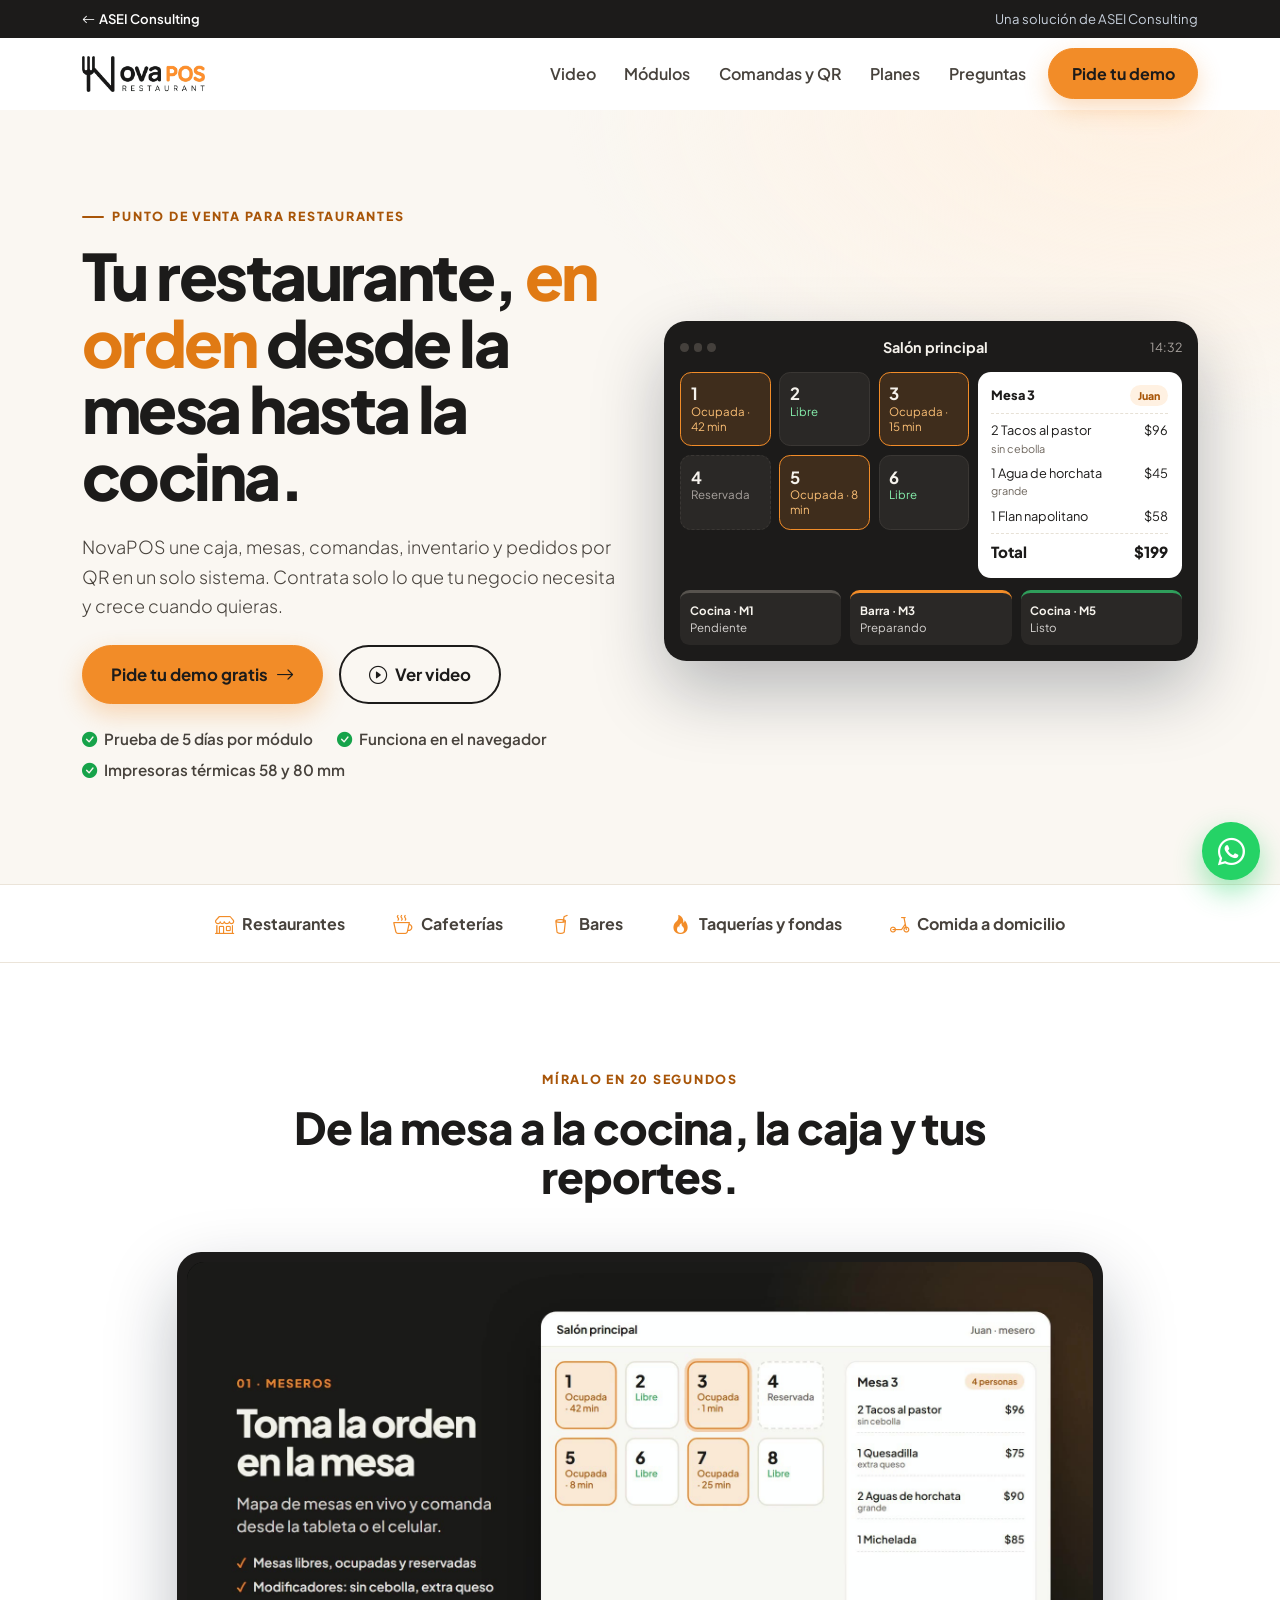
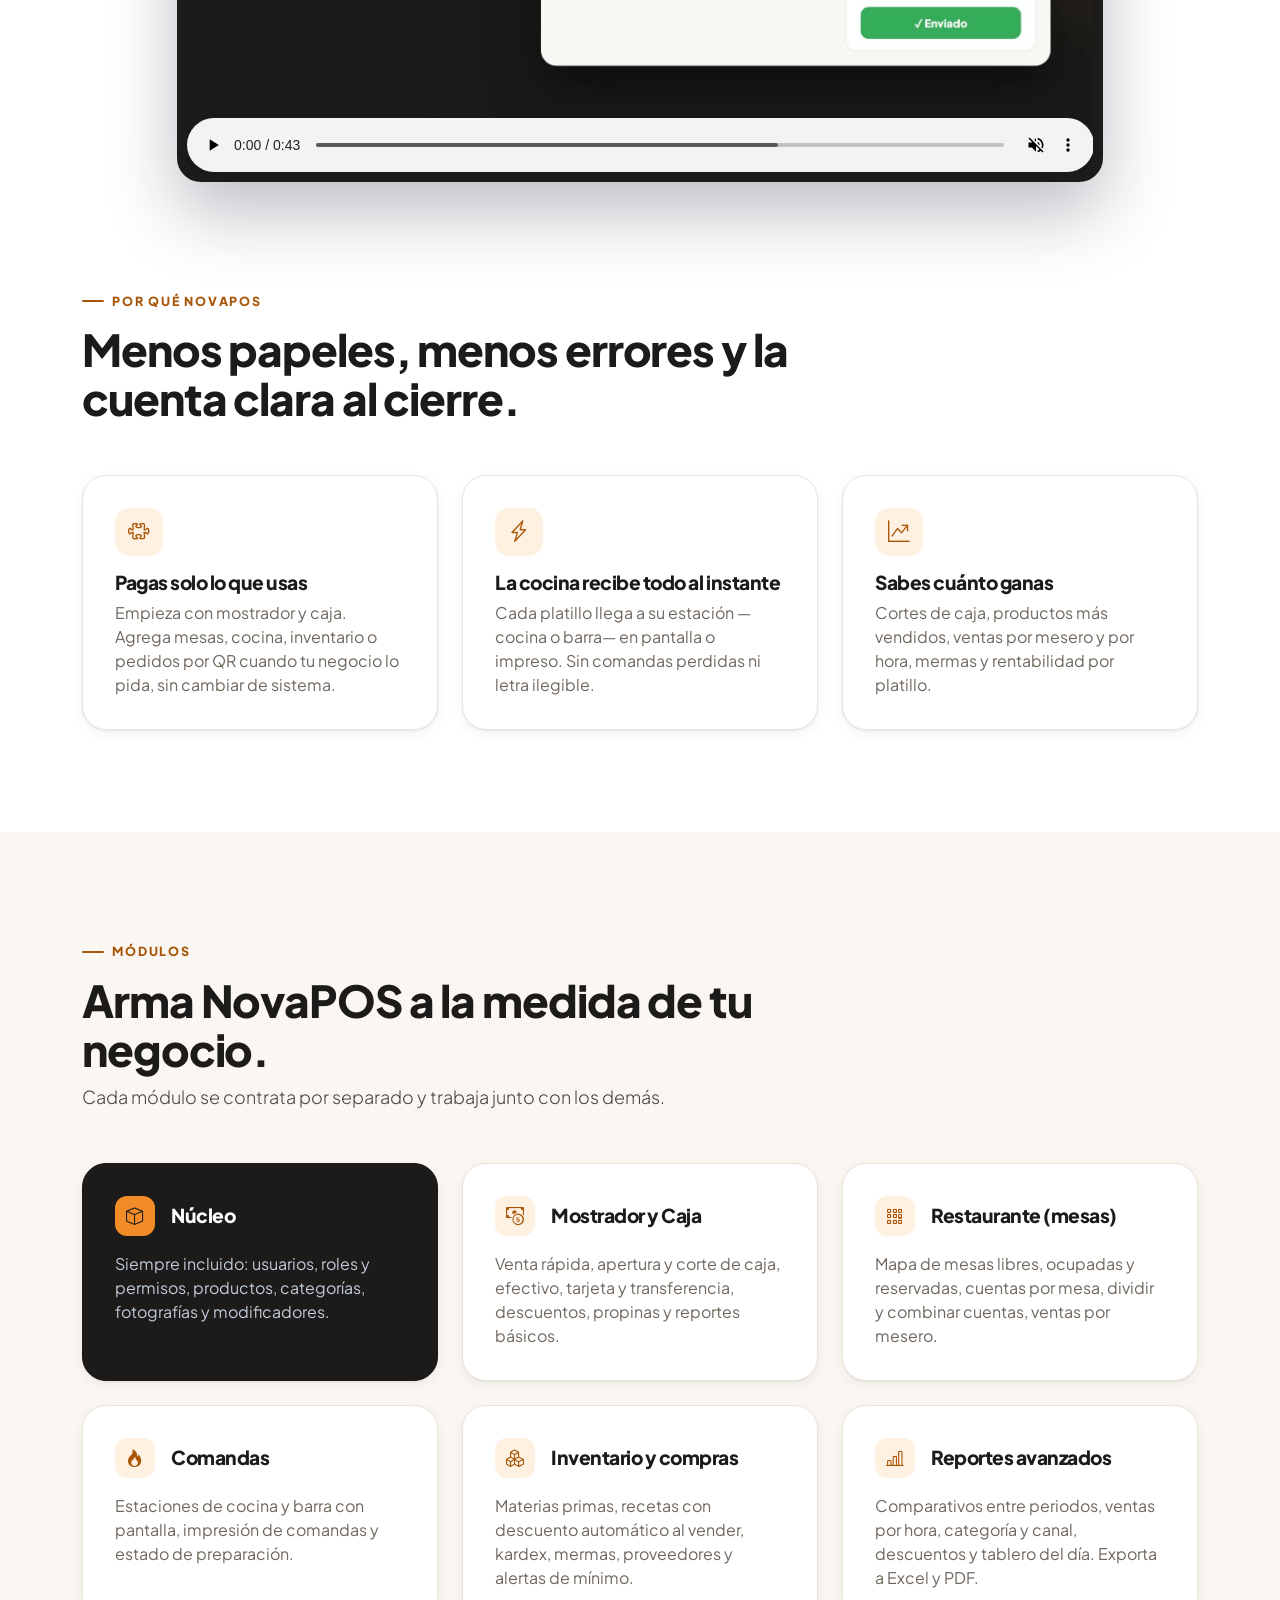
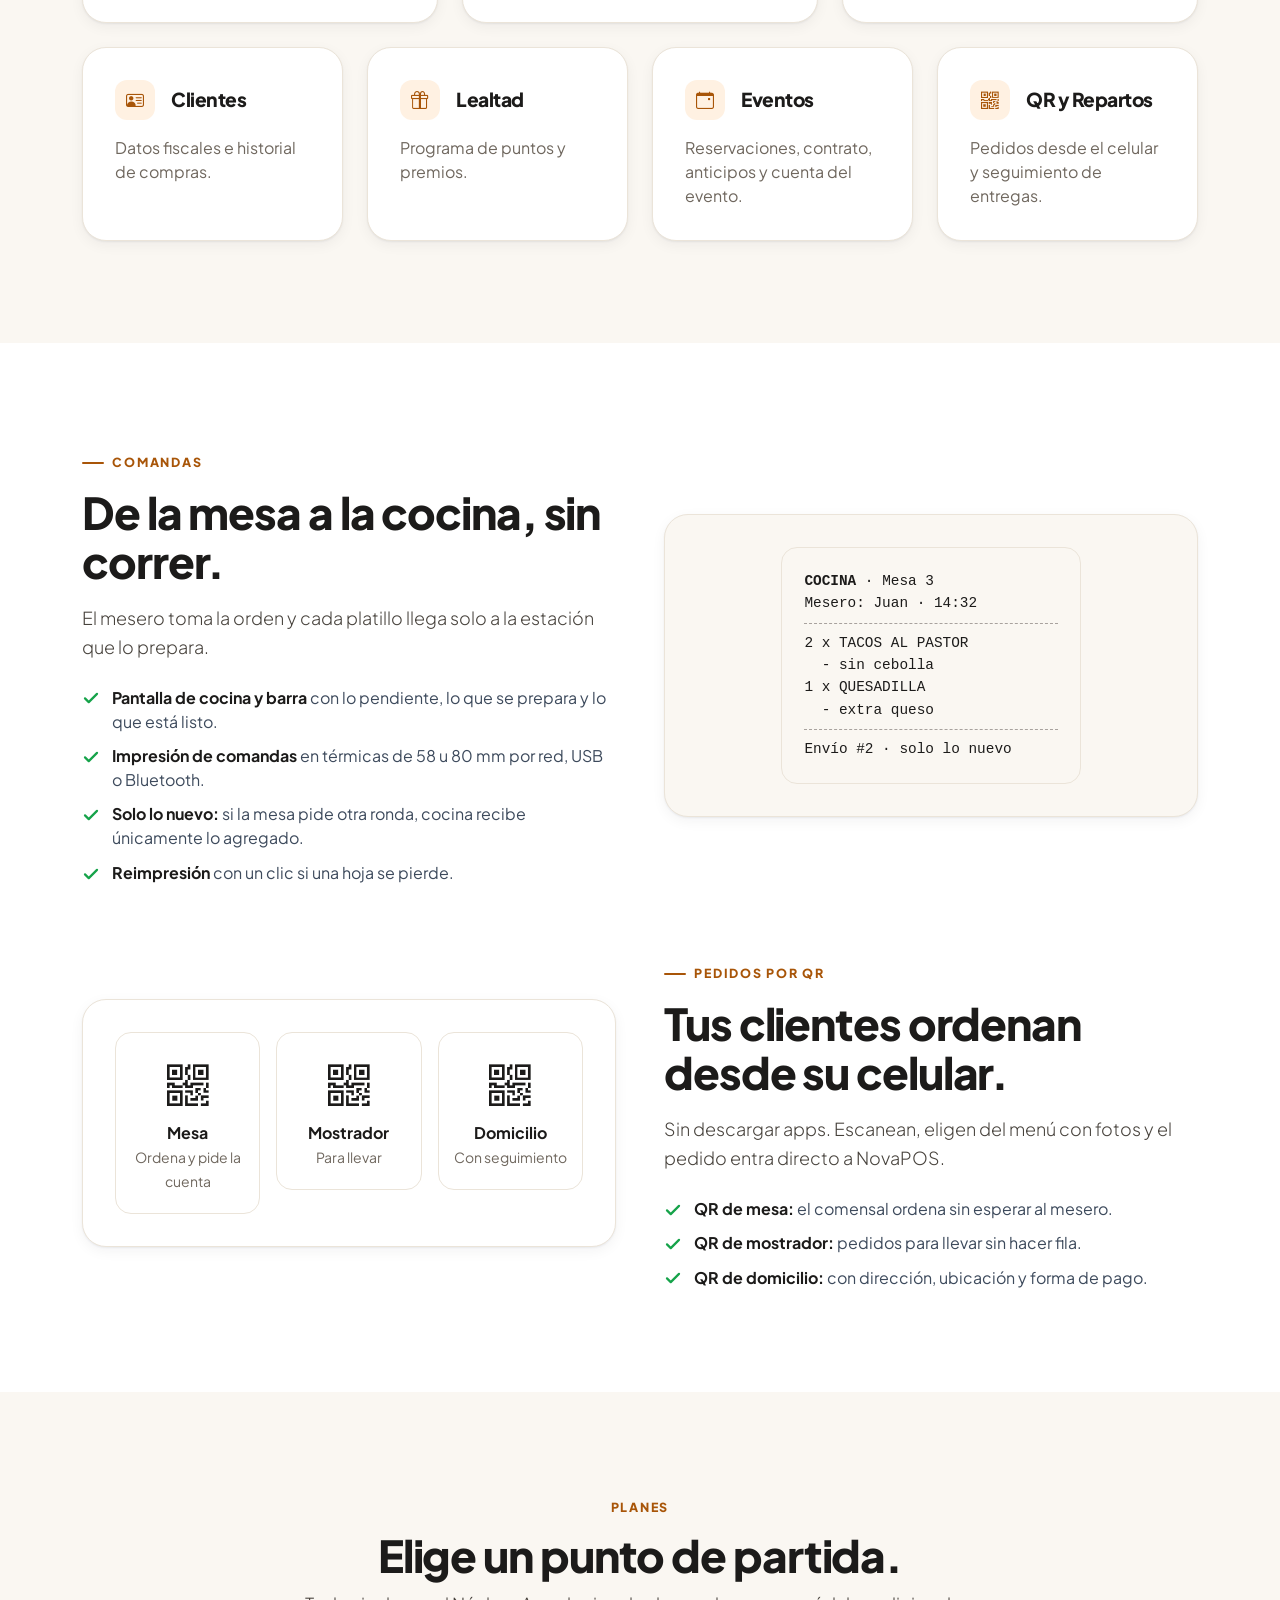
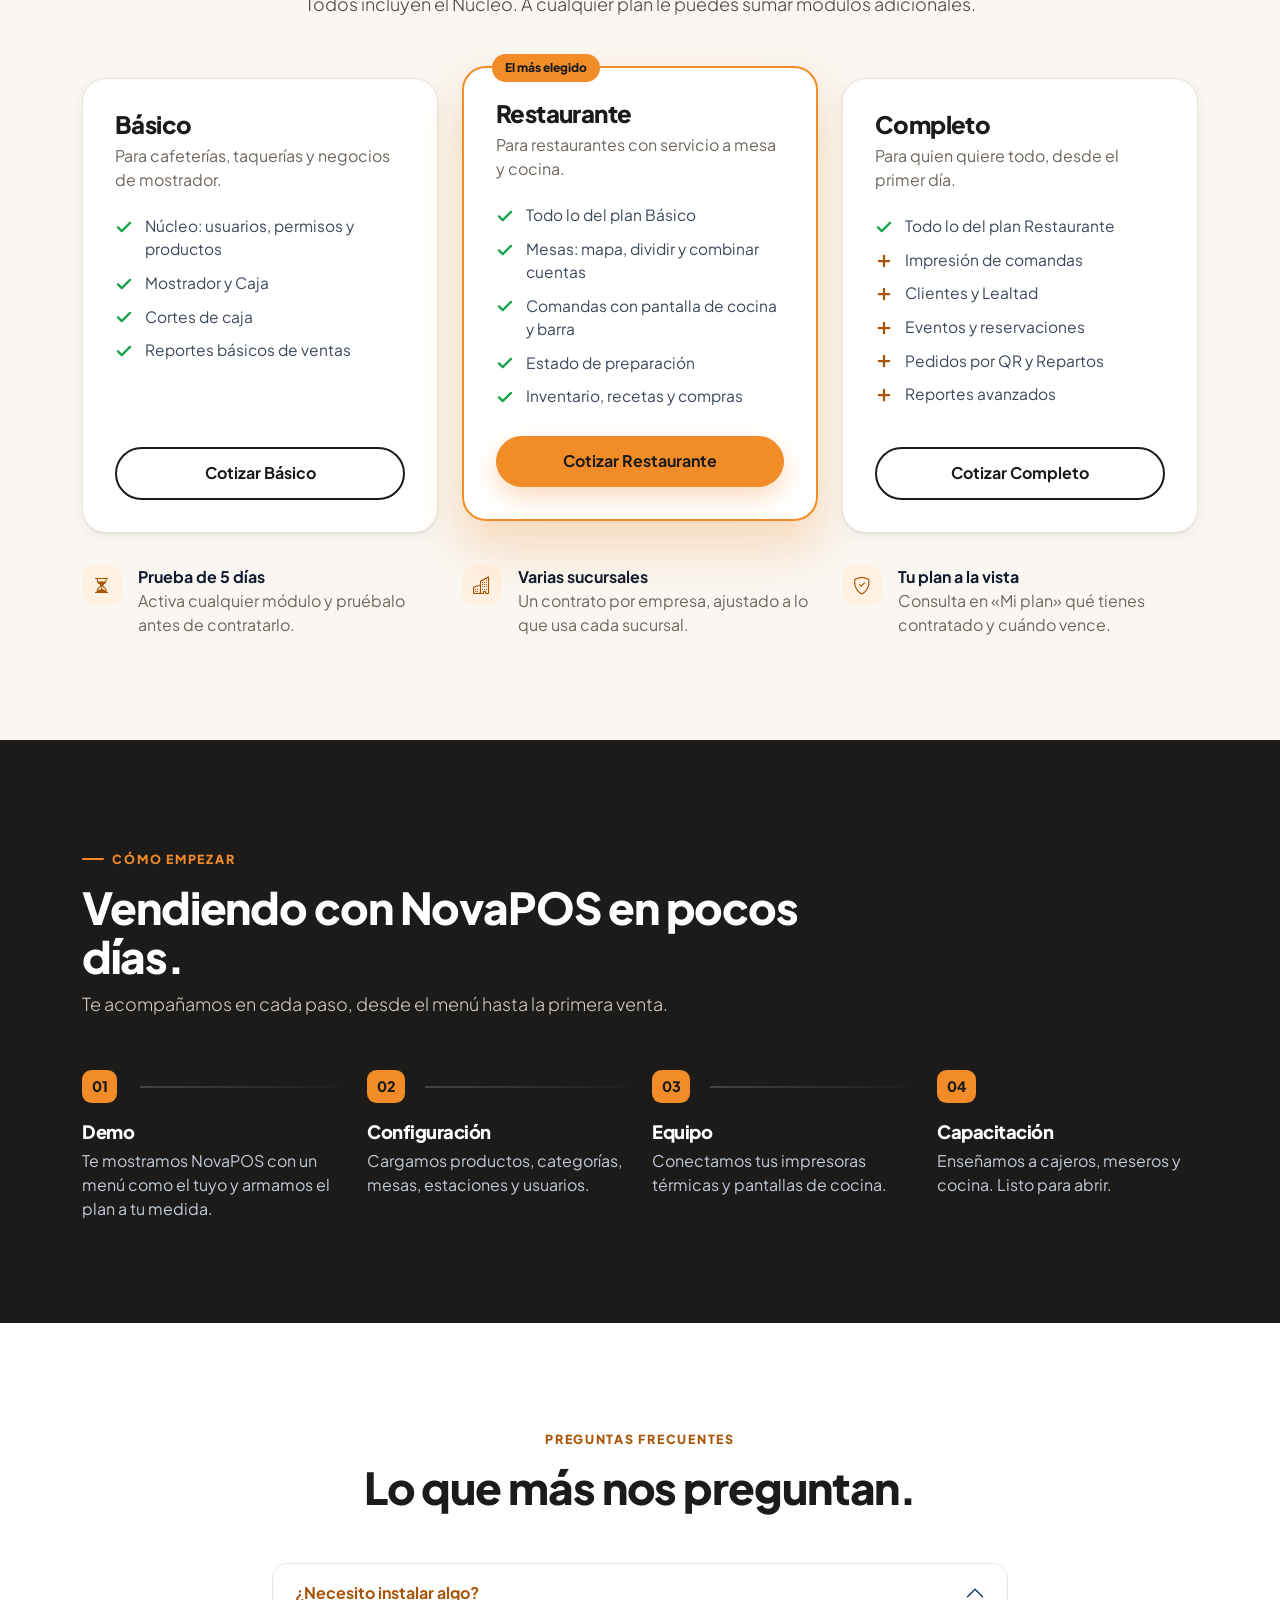
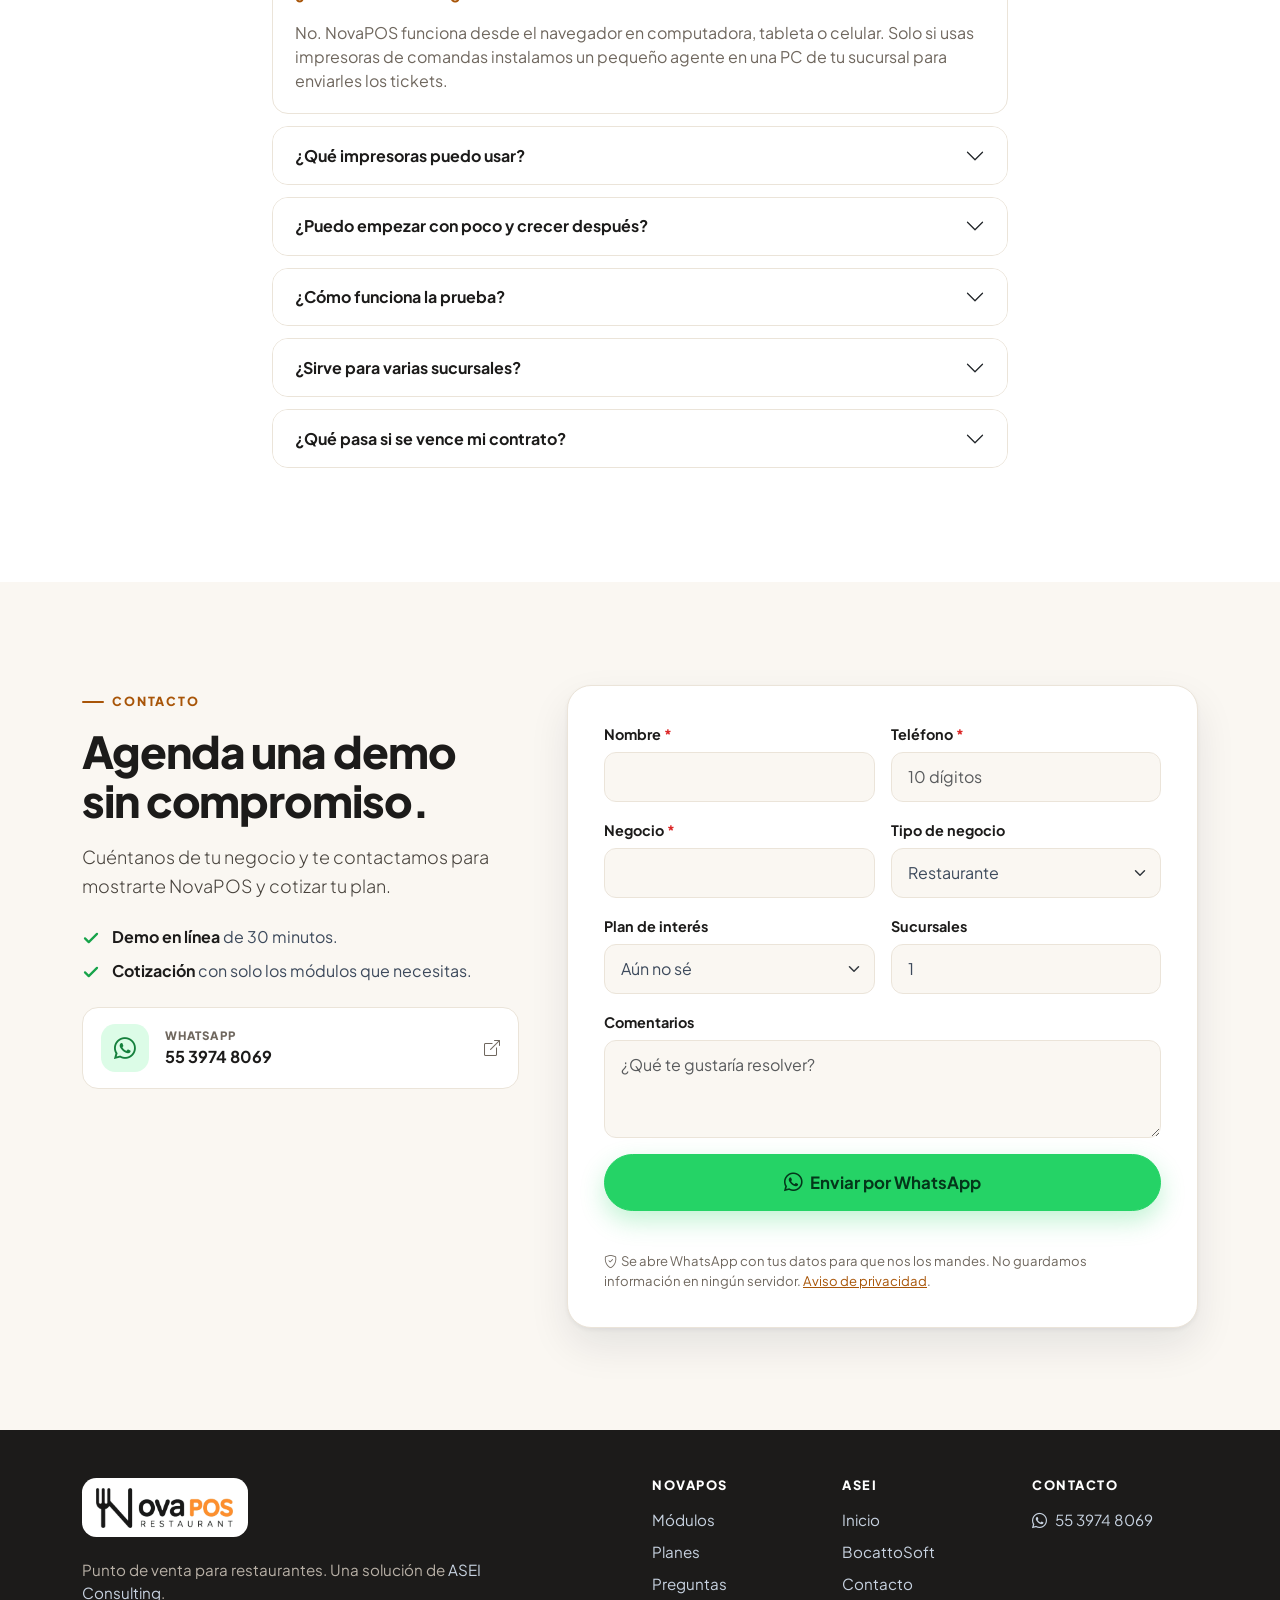
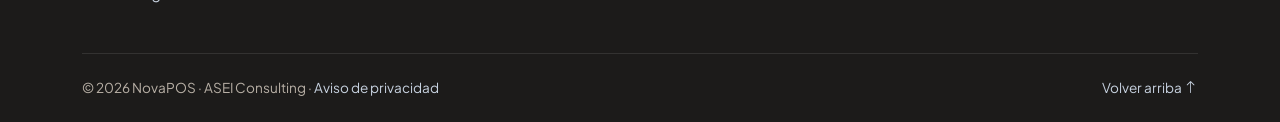
<file: novapos.html>
<!doctype html>
<html lang="es-MX">
<head>
<meta charset="utf-8">
<meta name="viewport" content="width=device-width, initial-scale=1">
<title>NovaPOS Restaurant · Punto de venta para restaurantes</title>
<meta name="description" content="NovaPOS es el punto de venta para restaurantes, cafeterías y bares: mesas, comandas a cocina, caja, inventario, pedidos por QR y reportes. Contrata solo los módulos que necesitas.">
<meta name="theme-color" content="#1c1b1a">
<meta property="og:title" content="NovaPOS Restaurant · Punto de venta para restaurantes">
<meta property="og:description" content="Mesas, comandas, caja, inventario y reportes en un solo sistema.">
<meta property="og:image" content="https://aseiconsulting.github.io/page/assets/img/novapos-video-poster.jpg">
<meta property="og:url" content="https://aseiconsulting.github.io/page/novapos.html">
<meta property="og:type" content="website">
<meta property="og:locale" content="es_MX">
<link rel="canonical" href="https://aseiconsulting.github.io/page/novapos.html">
<meta name="google-site-verification" content="Ora2nHw2LonFVOQl0TD5UsiM161AynNG5OqxzYAiJio" />
<link rel="icon" type="image/png" href="assets/img/novapos-favicon.png">
<link rel="preconnect" href="https://fonts.googleapis.com">
<link rel="preconnect" href="https://fonts.gstatic.com" crossorigin>
<link href="https://fonts.googleapis.com/css2?family=Plus+Jakarta+Sans:wght@400;500;600;700;800&display=swap" rel="stylesheet">
<link href="assets/vendor/bootstrap/bootstrap.min.css" rel="stylesheet">
<link href="assets/vendor/bootstrap-icons/bootstrap-icons.min.css" rel="stylesheet">
<link href="assets/css/asei.css" rel="stylesheet">
<script type="application/ld+json">
{
  "@context": "https://schema.org",
  "@type": "SoftwareApplication",
  "name": "NovaPOS Restaurant",
  "applicationCategory": "BusinessApplication",
  "operatingSystem": "Web",
  "description": "Punto de venta para restaurantes: mesas, comandas a cocina y barra, caja, inventario, pedidos por QR y reportes.",
  "url": "https://aseiconsulting.github.io/page/novapos.html",
  "image": "https://aseiconsulting.github.io/page/assets/img/novapos-video-poster.jpg",
  "inLanguage": "es-MX",
  "provider": {
    "@type": "ProfessionalService",
    "@id": "https://aseiconsulting.github.io/page/#negocio",
    "name": "ASEI Consulting",
    "telephone": "+52 55 3974 8069",
    "url": "https://aseiconsulting.github.io/page/"
  }
}
</script>
</head>
<body data-brand="novapos" data-bs-spy="scroll" data-bs-target="#mainNav" data-bs-offset="90" tabindex="0">
<a class="skip-link" href="#contenido">Saltar al contenido</a>

<div class="parent-bar">
  <div class="container d-flex justify-content-between align-items-center">
    <a href="index.html#soluciones"><i class="bi bi-arrow-left me-1"></i>ASEI Consulting</a>
    <span class="d-none d-sm-inline">Una solución de ASEI Consulting</span>
  </div>
</div>

<nav class="navbar navbar-expand-lg site-nav sticky-top" aria-label="Navegación de NovaPOS">
  <div class="container">
    <a class="navbar-brand" href="#inicio"><img src="assets/img/novapos-logo.png" alt="NovaPOS Restaurant" width="125" height="36" style="height:36px"></a>
    <button class="navbar-toggler" type="button" data-bs-toggle="collapse" data-bs-target="#mainNav" aria-controls="mainNav" aria-expanded="false" aria-label="Abrir menú">
      <i class="bi bi-list fs-2"></i>
    </button>
    <div class="collapse navbar-collapse" id="mainNav">
      <ul class="navbar-nav ms-auto align-items-lg-center">
        <li class="nav-item"><a class="nav-link" href="#video">Video</a></li>
        <li class="nav-item"><a class="nav-link" href="#modulos">Módulos</a></li>
        <li class="nav-item"><a class="nav-link" href="#destacados">Comandas y QR</a></li>
        <li class="nav-item"><a class="nav-link" href="#planes">Planes</a></li>
        <li class="nav-item"><a class="nav-link" href="#preguntas">Preguntas</a></li>
        <li class="nav-item ms-lg-2"><a class="btn btn-brand nav-cta" href="#contacto">Pide tu demo</a></li>
      </ul>
    </div>
  </div>
</nav>

<main id="contenido">
<!-- Hero -->
<header class="hero hero-light" id="inicio">
  <div class="container">
    <div class="row align-items-center g-4 g-lg-5">
      <div class="col-lg-6">
        <span class="eyebrow mb-3">Punto de venta para restaurantes</span>
        <h1 class="display-title mb-4">Tu restaurante, <span class="highlight">en orden</span> desde la mesa hasta la cocina.</h1>
        <p class="lead mb-4">NovaPOS une caja, mesas, comandas, inventario y pedidos por QR en un solo sistema. Contrata solo lo que tu negocio necesita y crece cuando quieras.</p>
        <div class="d-flex flex-wrap gap-3 mb-4">
          <a class="btn btn-brand btn-lg" href="#contacto">Pide tu demo gratis <i class="bi bi-arrow-right"></i></a>
          <a class="btn btn-outline-ink btn-lg" href="#video"><i class="bi bi-play-circle"></i>Ver video</a>
        </div>
        <ul class="hero-checks">
          <li><i class="bi bi-check-circle-fill"></i>Prueba de 5 días por módulo</li>
          <li><i class="bi bi-check-circle-fill"></i>Funciona en el navegador</li>
          <li><i class="bi bi-check-circle-fill"></i>Impresoras térmicas 58 y 80 mm</li>
        </ul>
      </div>
      <div class="col-lg-6">
        <div class="np-mock" aria-hidden="true">
          <div class="bar"><span class="dots"><i></i><i></i><i></i></span><b>Salón principal</b><span>14:32</span></div>
          <div class="row g-2">
            <div class="col-sm-7">
              <div class="np-tables">
                <div class="np-tbl busy"><strong>1</strong><span>Ocupada · 42 min</span></div>
                <div class="np-tbl free"><strong>2</strong><span>Libre</span></div>
                <div class="np-tbl busy"><strong>3</strong><span>Ocupada · 15 min</span></div>
                <div class="np-tbl res"><strong>4</strong><span>Reservada</span></div>
                <div class="np-tbl busy"><strong>5</strong><span>Ocupada · 8 min</span></div>
                <div class="np-tbl free"><strong>6</strong><span>Libre</span></div>
              </div>
            </div>
            <div class="col-sm-5">
              <div class="np-ticket">
                <div class="t-head"><span>Mesa 3</span><span class="np-pill">Juan</span></div>
                <div class="row-i"><span>2 Tacos al pastor<small>sin cebolla</small></span><span>$96</span></div>
                <div class="row-i"><span>1 Agua de horchata<small>grande</small></span><span>$45</span></div>
                <div class="row-i"><span>1 Flan napolitano</span><span>$58</span></div>
                <div class="total"><span>Total</span><span>$199</span></div>
              </div>
            </div>
          </div>
          <div class="np-kds">
            <div><b>Cocina · M1</b>Pendiente</div>
            <div class="prep"><b>Barra · M3</b>Preparando</div>
            <div class="ok"><b>Cocina · M5</b>Listo</div>
          </div>
        </div>
      </div>
    </div>
  </div>
</header>

<div class="segment-strip py-4">
  <div class="container d-flex flex-wrap justify-content-center gap-3 gap-md-5">
    <span class="item"><i class="bi bi-shop"></i>Restaurantes</span>
    <span class="item"><i class="bi bi-cup-hot"></i>Cafeterías</span>
    <span class="item"><i class="bi bi-cup-straw"></i>Bares</span>
    <span class="item"><i class="bi bi-fire"></i>Taquerías y fondas</span>
    <span class="item"><i class="bi bi-scooter"></i>Comida a domicilio</span>
  </div>
</div>

<!-- Video -->
<section class="section" id="video">
  <div class="container">
    <div class="section-head text-center reveal">
      <span class="eyebrow">Míralo en 20 segundos</span>
      <h2 class="section-title">De la mesa a la cocina, la caja y tus reportes.</h2>
    </div>
    <div class="row justify-content-center reveal">
      <div class="col-lg-10">
        <div class="video-frame">
          <video src="assets/video/novapos-promo.mp4" poster="assets/img/novapos-video-poster.jpg" controls muted playsinline preload="metadata"></video>
        </div>
      </div>
    </div>
  </div>
</section>

<!-- Beneficios -->
<section class="section pt-0">
  <div class="container">
    <div class="section-head reveal">
      <span class="eyebrow">Por qué NovaPOS</span>
      <h2 class="section-title">Menos papeles, menos errores y la cuenta clara al cierre.</h2>
    </div>
    <div class="row g-4">
      <div class="col-md-4 reveal"><article class="card-soft card-hover"><span class="icon-tile"><i class="bi bi-puzzle"></i></span><h3>Pagas solo lo que usas</h3><p>Empieza con mostrador y caja. Agrega mesas, cocina, inventario o pedidos por QR cuando tu negocio lo pida, sin cambiar de sistema.</p></article></div>
      <div class="col-md-4 reveal"><article class="card-soft card-hover"><span class="icon-tile"><i class="bi bi-lightning-charge"></i></span><h3>La cocina recibe todo al instante</h3><p>Cada platillo llega a su estación —cocina o barra— en pantalla o impreso. Sin comandas perdidas ni letra ilegible.</p></article></div>
      <div class="col-md-4 reveal"><article class="card-soft card-hover"><span class="icon-tile"><i class="bi bi-graph-up-arrow"></i></span><h3>Sabes cuánto ganas</h3><p>Cortes de caja, productos más vendidos, ventas por mesero y por hora, mermas y rentabilidad por platillo.</p></article></div>
    </div>
  </div>
</section>

<!-- Módulos -->
<section class="section bg-surface-2" id="modulos">
  <div class="container">
    <div class="section-head reveal">
      <span class="eyebrow">Módulos</span>
      <h2 class="section-title">Arma NovaPOS a la medida de tu negocio.</h2>
      <p class="lead mb-0">Cada módulo se contrata por separado y trabaja junto con los demás.</p>
    </div>
    <div class="row g-3 g-lg-4">
      <div class="col-sm-6 col-lg-4 reveal"><article class="card-soft card-dark"><div class="d-flex align-items-center gap-3"><span class="icon-tile icon-tile-sm"><i class="bi bi-box"></i></span><h3 class="m-0">Núcleo</h3></div><p class="mt-3">Siempre incluido: usuarios, roles y permisos, productos, categorías, fotografías y modificadores.</p></article></div>
      <div class="col-sm-6 col-lg-4 reveal"><article class="card-soft"><div class="d-flex align-items-center gap-3"><span class="icon-tile icon-tile-sm"><i class="bi bi-cash-coin"></i></span><h3 class="m-0">Mostrador y Caja</h3></div><p class="mt-3">Venta rápida, apertura y corte de caja, efectivo, tarjeta y transferencia, descuentos, propinas y reportes básicos.</p></article></div>
      <div class="col-sm-6 col-lg-4 reveal"><article class="card-soft"><div class="d-flex align-items-center gap-3"><span class="icon-tile icon-tile-sm"><i class="bi bi-grid-3x3-gap"></i></span><h3 class="m-0">Restaurante (mesas)</h3></div><p class="mt-3">Mapa de mesas libres, ocupadas y reservadas, cuentas por mesa, dividir y combinar cuentas, ventas por mesero.</p></article></div>
      <div class="col-sm-6 col-lg-4 reveal"><article class="card-soft"><div class="d-flex align-items-center gap-3"><span class="icon-tile icon-tile-sm"><i class="bi bi-fire"></i></span><h3 class="m-0">Comandas</h3></div><p class="mt-3">Estaciones de cocina y barra con pantalla, impresión de comandas y estado de preparación.</p></article></div>
      <div class="col-sm-6 col-lg-4 reveal"><article class="card-soft"><div class="d-flex align-items-center gap-3"><span class="icon-tile icon-tile-sm"><i class="bi bi-boxes"></i></span><h3 class="m-0">Inventario y compras</h3></div><p class="mt-3">Materias primas, recetas con descuento automático al vender, kardex, mermas, proveedores y alertas de mínimo.</p></article></div>
      <div class="col-sm-6 col-lg-4 reveal"><article class="card-soft"><div class="d-flex align-items-center gap-3"><span class="icon-tile icon-tile-sm"><i class="bi bi-bar-chart-line"></i></span><h3 class="m-0">Reportes avanzados</h3></div><p class="mt-3">Comparativos entre periodos, ventas por hora, categoría y canal, descuentos y tablero del día. Exporta a Excel y PDF.</p></article></div>
      <div class="col-sm-6 col-lg-3 reveal"><article class="card-soft"><div class="d-flex align-items-center gap-3"><span class="icon-tile icon-tile-sm"><i class="bi bi-person-vcard"></i></span><h3 class="m-0">Clientes</h3></div><p class="mt-3">Datos fiscales e historial de compras.</p></article></div>
      <div class="col-sm-6 col-lg-3 reveal"><article class="card-soft"><div class="d-flex align-items-center gap-3"><span class="icon-tile icon-tile-sm"><i class="bi bi-gift"></i></span><h3 class="m-0">Lealtad</h3></div><p class="mt-3">Programa de puntos y premios.</p></article></div>
      <div class="col-sm-6 col-lg-3 reveal"><article class="card-soft"><div class="d-flex align-items-center gap-3"><span class="icon-tile icon-tile-sm"><i class="bi bi-calendar-event"></i></span><h3 class="m-0">Eventos</h3></div><p class="mt-3">Reservaciones, contrato, anticipos y cuenta del evento.</p></article></div>
      <div class="col-sm-6 col-lg-3 reveal"><article class="card-soft"><div class="d-flex align-items-center gap-3"><span class="icon-tile icon-tile-sm"><i class="bi bi-qr-code"></i></span><h3 class="m-0">QR y Repartos</h3></div><p class="mt-3">Pedidos desde el celular y seguimiento de entregas.</p></article></div>
    </div>
  </div>
</section>

<!-- Destacados -->
<section class="section" id="destacados">
  <div class="container">
    <div class="row g-4 g-lg-5 align-items-center mb-5 pb-lg-4">
      <div class="col-lg-6 reveal">
        <span class="eyebrow mb-3">Comandas</span>
        <h2 class="section-title mb-3">De la mesa a la cocina, sin correr.</h2>
        <p class="lead mb-4">El mesero toma la orden y cada platillo llega solo a la estación que lo prepara.</p>
        <ul class="check-list">
          <li><span><b>Pantalla de cocina y barra</b> con lo pendiente, lo que se prepara y lo que está listo.</span></li>
          <li><span><b>Impresión de comandas</b> en térmicas de 58 u 80 mm por red, USB o Bluetooth.</span></li>
          <li><span><b>Solo lo nuevo:</b> si la mesa pide otra ronda, cocina recibe únicamente lo agregado.</span></li>
          <li><span><b>Reimpresión</b> con un clic si una hoja se pierde.</span></li>
        </ul>
      </div>
      <div class="col-lg-6 reveal">
        <div class="card-soft bg-surface-2 d-flex justify-content-center" aria-hidden="true">
          <div class="ticket-print w-100">
            <b>COCINA</b> · Mesa 3<br>Mesero: Juan · 14:32
            <hr>2 x TACOS AL PASTOR<br>&nbsp;&nbsp;- sin cebolla<br>1 x QUESADILLA<br>&nbsp;&nbsp;- extra queso
            <hr>Envío #2 · solo lo nuevo
          </div>
        </div>
      </div>
    </div>
    <div class="row g-4 g-lg-5 align-items-center">
      <div class="col-lg-6 order-lg-2 reveal">
        <span class="eyebrow mb-3">Pedidos por QR</span>
        <h2 class="section-title mb-3">Tus clientes ordenan desde su celular.</h2>
        <p class="lead mb-4">Sin descargar apps. Escanean, eligen del menú con fotos y el pedido entra directo a NovaPOS.</p>
        <ul class="check-list">
          <li><span><b>QR de mesa:</b> el comensal ordena sin esperar al mesero.</span></li>
          <li><span><b>QR de mostrador:</b> pedidos para llevar sin hacer fila.</span></li>
          <li><span><b>QR de domicilio:</b> con dirección, ubicación y forma de pago.</span></li>
        </ul>
      </div>
      <div class="col-lg-6 order-lg-1 reveal">
        <div class="card-soft" aria-hidden="true">
          <div class="row g-3">
            <div class="col-4"><div class="qr-tile"><i class="bi bi-qr-code"></i><b>Mesa</b><small>Ordena y pide la cuenta</small></div></div>
            <div class="col-4"><div class="qr-tile"><i class="bi bi-qr-code"></i><b>Mostrador</b><small>Para llevar</small></div></div>
            <div class="col-4"><div class="qr-tile"><i class="bi bi-qr-code"></i><b>Domicilio</b><small>Con seguimiento</small></div></div>
          </div>
        </div>
      </div>
    </div>
  </div>
</section>

<!-- Planes -->
<section class="section bg-surface-2" id="planes">
  <div class="container">
    <div class="section-head text-center reveal">
      <span class="eyebrow">Planes</span>
      <h2 class="section-title">Elige un punto de partida.</h2>
      <p class="lead mb-0">Todos incluyen el Núcleo. A cualquier plan le puedes sumar módulos adicionales.</p>
    </div>
    <div class="row g-4 align-items-stretch pt-2">
      <div class="col-lg-4 reveal">
        <article class="card-soft plan">
          <h3 class="plan-name">Básico</h3>
          <p class="plan-for">Para cafeterías, taquerías y negocios de mostrador.</p>
          <ul class="check-list"><li>Núcleo: usuarios, permisos y productos</li><li>Mostrador y Caja</li><li>Cortes de caja</li><li>Reportes básicos de ventas</li></ul>
          <a class="btn btn-outline-ink" href="#contacto" data-select="plan=Básico">Cotizar Básico</a>
        </article>
      </div>
      <div class="col-lg-4 reveal">
        <article class="card-soft plan featured">
          <span class="ribbon">El más elegido</span>
          <h3 class="plan-name">Restaurante</h3>
          <p class="plan-for">Para restaurantes con servicio a mesa y cocina.</p>
          <ul class="check-list"><li>Todo lo del plan Básico</li><li>Mesas: mapa, dividir y combinar cuentas</li><li>Comandas con pantalla de cocina y barra</li><li>Estado de preparación</li><li>Inventario, recetas y compras</li></ul>
          <a class="btn btn-brand" href="#contacto" data-select="plan=Restaurante">Cotizar Restaurante</a>
        </article>
      </div>
      <div class="col-lg-4 reveal">
        <article class="card-soft plan">
          <h3 class="plan-name">Completo</h3>
          <p class="plan-for">Para quien quiere todo, desde el primer día.</p>
          <ul class="check-list"><li>Todo lo del plan Restaurante</li><li class="plus">Impresión de comandas</li><li class="plus">Clientes y Lealtad</li><li class="plus">Eventos y reservaciones</li><li class="plus">Pedidos por QR y Repartos</li><li class="plus">Reportes avanzados</li></ul>
          <a class="btn btn-outline-ink" href="#contacto" data-select="plan=Completo">Cotizar Completo</a>
        </article>
      </div>
    </div>
    <div class="row g-4 mt-2">
      <div class="col-md-4 reveal"><div class="d-flex gap-3"><span class="icon-tile icon-tile-sm"><i class="bi bi-hourglass-split"></i></span><p class="mb-0 text-muted-2"><b class="d-block text-body-emphasis">Prueba de 5 días</b>Activa cualquier módulo y pruébalo antes de contratarlo.</p></div></div>
      <div class="col-md-4 reveal"><div class="d-flex gap-3"><span class="icon-tile icon-tile-sm"><i class="bi bi-buildings"></i></span><p class="mb-0 text-muted-2"><b class="d-block text-body-emphasis">Varias sucursales</b>Un contrato por empresa, ajustado a lo que usa cada sucursal.</p></div></div>
      <div class="col-md-4 reveal"><div class="d-flex gap-3"><span class="icon-tile icon-tile-sm"><i class="bi bi-shield-check"></i></span><p class="mb-0 text-muted-2"><b class="d-block text-body-emphasis">Tu plan a la vista</b>Consulta en «Mi plan» qué tienes contratado y cuándo vence.</p></div></div>
    </div>
  </div>
</section>

<!-- Cómo empezar -->
<section class="section bg-night" id="empezar">
  <div class="container">
    <div class="section-head reveal">
      <span class="eyebrow">Cómo empezar</span>
      <h2 class="section-title">Vendiendo con NovaPOS en pocos días.</h2>
      <p class="lead mb-0">Te acompañamos en cada paso, desde el menú hasta la primera venta.</p>
    </div>
    <div class="row g-4 steps steps-line">
      <div class="col-sm-6 col-lg-3 reveal"><div class="step"><h3>Demo</h3><p>Te mostramos NovaPOS con un menú como el tuyo y armamos el plan a tu medida.</p></div></div>
      <div class="col-sm-6 col-lg-3 reveal"><div class="step"><h3>Configuración</h3><p>Cargamos productos, categorías, mesas, estaciones y usuarios.</p></div></div>
      <div class="col-sm-6 col-lg-3 reveal"><div class="step"><h3>Equipo</h3><p>Conectamos tus impresoras térmicas y pantallas de cocina.</p></div></div>
      <div class="col-sm-6 col-lg-3 reveal"><div class="step"><h3>Capacitación</h3><p>Enseñamos a cajeros, meseros y cocina. Listo para abrir.</p></div></div>
    </div>
  </div>
</section>

<!-- Preguntas -->
<section class="section" id="preguntas">
  <div class="container">
    <div class="section-head text-center reveal">
      <span class="eyebrow">Preguntas frecuentes</span>
      <h2 class="section-title">Lo que más nos preguntan.</h2>
    </div>
    <div class="row justify-content-center">
      <div class="col-lg-8">
        <div class="accordion faq reveal" id="faq">
          <div class="accordion-item"><h3 class="accordion-header"><button class="accordion-button" type="button" data-bs-toggle="collapse" data-bs-target="#q1" aria-expanded="true" aria-controls="q1">¿Necesito instalar algo?</button></h3><div id="q1" class="accordion-collapse collapse show" data-bs-parent="#faq"><div class="accordion-body">No. NovaPOS funciona desde el navegador en computadora, tableta o celular. Solo si usas impresoras de comandas instalamos un pequeño agente en una PC de tu sucursal para enviarles los tickets.</div></div></div>
          <div class="accordion-item"><h3 class="accordion-header"><button class="accordion-button collapsed" type="button" data-bs-toggle="collapse" data-bs-target="#q2" aria-expanded="false" aria-controls="q2">¿Qué impresoras puedo usar?</button></h3><div id="q2" class="accordion-collapse collapse" data-bs-parent="#faq"><div class="accordion-body">Impresoras térmicas de 58 u 80 mm compatibles con ESC/POS, conectadas por red, USB o Bluetooth. Cada estación (cocina, barra) puede tener su propia impresora.</div></div></div>
          <div class="accordion-item"><h3 class="accordion-header"><button class="accordion-button collapsed" type="button" data-bs-toggle="collapse" data-bs-target="#q3" aria-expanded="false" aria-controls="q3">¿Puedo empezar con poco y crecer después?</button></h3><div id="q3" class="accordion-collapse collapse" data-bs-parent="#faq"><div class="accordion-body">Sí. Empieza con el plan Básico y agrega módulos como mesas, comandas, inventario o pedidos por QR cuando los necesites. Tu información se conserva.</div></div></div>
          <div class="accordion-item"><h3 class="accordion-header"><button class="accordion-button collapsed" type="button" data-bs-toggle="collapse" data-bs-target="#q4" aria-expanded="false" aria-controls="q4">¿Cómo funciona la prueba?</button></h3><div id="q4" class="accordion-collapse collapse" data-bs-parent="#faq"><div class="accordion-body">Puedes activar cualquier módulo por 5 días para probarlo con tu operación real. Al terminar decides si lo contratas.</div></div></div>
          <div class="accordion-item"><h3 class="accordion-header"><button class="accordion-button collapsed" type="button" data-bs-toggle="collapse" data-bs-target="#q5" aria-expanded="false" aria-controls="q5">¿Sirve para varias sucursales?</button></h3><div id="q5" class="accordion-collapse collapse" data-bs-parent="#faq"><div class="accordion-body">Sí. Manejas tus sucursales desde una misma empresa y cada una puede tener módulos distintos según lo que necesite.</div></div></div>
          <div class="accordion-item"><h3 class="accordion-header"><button class="accordion-button collapsed" type="button" data-bs-toggle="collapse" data-bs-target="#q6" aria-expanded="false" aria-controls="q6">¿Qué pasa si se vence mi contrato?</button></h3><div id="q6" class="accordion-collapse collapse" data-bs-parent="#faq"><div class="accordion-body">Te avisamos con anticipación dentro del sistema. Si vence, tienes unos días de gracia y después el módulo queda en modo consulta: tu información nunca se borra.</div></div></div>
        </div>
      </div>
    </div>
  </div>
</section>

<!-- Contacto -->
<section class="section bg-surface-2" id="contacto">
  <div class="container">
    <div class="row g-4 g-lg-5">
      <div class="col-lg-5 reveal">
        <span class="eyebrow mb-3">Contacto</span>
        <h2 class="section-title mb-3">Agenda una demo sin compromiso.</h2>
        <p class="lead mb-4">Cuéntanos de tu negocio y te contactamos para mostrarte NovaPOS y cotizar tu plan.</p>
        <ul class="check-list mb-4">
          <li><span><b>Demo en línea</b> de 30 minutos.</span></li>
          <li><span><b>Cotización</b> con solo los módulos que necesitas.</span></li>
        </ul>
        <a class="contact-item" href="https://wa.me/525539748069" target="_blank" rel="noopener">
          <span class="icon-tile icon-wa"><i class="bi bi-whatsapp"></i></span>
          <span><small>WhatsApp</small><strong>55 3974 8069</strong></span>
          <i class="bi bi-box-arrow-up-right ms-auto text-muted-2"></i>
        </a>
      </div>
      <div class="col-lg-7 reveal">
        <form class="form-card" data-contact novalidate data-intro="Hola, quiero una demo de NovaPOS Restaurant.">
          <div class="row g-3">
            <div class="col-sm-6"><label class="form-label" for="nombre">Nombre <span class="req">*</span></label><input class="form-control" id="nombre" name="nombre" data-label="Nombre" required autocomplete="name"><div class="invalid-feedback">Escribe tu nombre.</div></div>
            <div class="col-sm-6"><label class="form-label" for="telefono">Teléfono <span class="req">*</span></label><input class="form-control" id="telefono" name="telefono" data-label="Teléfono" type="tel" required autocomplete="tel" placeholder="10 dígitos"><div class="invalid-feedback">Escribe un teléfono para contactarte.</div></div>
            <div class="col-sm-6"><label class="form-label" for="negocio">Negocio <span class="req">*</span></label><input class="form-control" id="negocio" name="negocio" data-label="Negocio" required autocomplete="organization"><div class="invalid-feedback">Escribe el nombre de tu negocio.</div></div>
            <div class="col-sm-6"><label class="form-label" for="tipo">Tipo de negocio</label><select class="form-select" id="tipo" name="tipo" data-label="Tipo"><option>Restaurante</option><option>Cafetería</option><option>Bar</option><option>Taquería o fonda</option><option>Otro</option></select></div>
            <div class="col-sm-6"><label class="form-label" for="plan">Plan de interés</label><select class="form-select" id="plan" name="plan" data-label="Plan"><option>Aún no sé</option><option>Básico</option><option>Restaurante</option><option>Completo</option></select></div>
            <div class="col-sm-6"><label class="form-label" for="sucursales">Sucursales</label><input class="form-control" id="sucursales" name="sucursales" data-label="Sucursales" type="number" min="1" value="1"></div>
            <div class="col-12"><label class="form-label" for="comentarios">Comentarios</label><textarea class="form-control" id="comentarios" name="comentarios" data-label="Comentarios" rows="3" placeholder="¿Qué te gustaría resolver?"></textarea></div>
            <div class="col-12 d-grid"><button class="btn btn-wa btn-lg" type="submit"><i class="bi bi-whatsapp"></i>Enviar por WhatsApp</button></div>
            <div class="col-12"><p class="form-status mb-1" role="status" aria-live="polite"></p><p class="form-hint mb-0"><i class="bi bi-shield-check me-1"></i>Se abre WhatsApp con tus datos para que nos los mandes. No guardamos información en ningún servidor. <a href="aviso-de-privacidad.html">Aviso de privacidad</a>.</p></div>
          </div>
        </form>
      </div>
    </div>
  </div>
</section>
</main>

<footer class="site-footer pt-5">
  <div class="container">
    <div class="row g-4 pb-5">
      <div class="col-lg-5">
        <span class="footer-logo mb-3"><img src="assets/img/novapos-logo.png" alt="NovaPOS Restaurant"></span>
        <p class="mb-0 pe-lg-5">Punto de venta para restaurantes. Una solución de <a href="index.html">ASEI Consulting</a>.</p>
      </div>
      <div class="col-6 col-lg-2 offset-lg-1"><h6>NovaPOS</h6><ul><li><a href="#modulos">Módulos</a></li><li><a href="#planes">Planes</a></li><li><a href="#preguntas">Preguntas</a></li></ul></div>
      <div class="col-6 col-lg-2"><h6>ASEI</h6><ul><li><a href="index.html">Inicio</a></li><li><a href="bocattosoft.html">BocattoSoft</a></li><li><a href="index.html#contacto">Contacto</a></li></ul></div>
      <div class="col-lg-2"><h6>Contacto</h6><ul><li><a href="https://wa.me/525539748069" target="_blank" rel="noopener"><i class="bi bi-whatsapp me-2"></i>55 3974 8069</a></li></ul></div>
    </div>
    <div class="footer-bottom py-4 d-flex flex-column flex-sm-row justify-content-between gap-2">
      <span>© <span data-year>2026</span> NovaPOS · ASEI Consulting · <a href="aviso-de-privacidad.html">Aviso de privacidad</a></span>
      <a href="#inicio">Volver arriba <i class="bi bi-arrow-up"></i></a>
    </div>
  </div>
</footer>

<a class="fab-top" href="#inicio" aria-label="Volver arriba"><i class="bi bi-arrow-up"></i></a>
<a class="fab-wa" href="https://wa.me/525539748069" target="_blank" rel="noopener" aria-label="Escríbenos por WhatsApp"><i class="bi bi-whatsapp"></i></a>

<script src="assets/vendor/bootstrap/bootstrap.bundle.min.js"></script>
<script src="assets/js/asei.js"></script>
</body>
</html>
</file>
<file: assets/css/asei.css>
/* =========================================================
   ASEI Consulting · sistema de diseño sobre Bootstrap 5.3
   Cada página elige su marca con <body data-brand="...">:
   asei (azul) · novapos (naranja) · bocatto (naranja + marino)
   ========================================================= */

:root {
  --font-sans: "Plus Jakarta Sans", system-ui, -apple-system, "Segoe UI", Roboto, sans-serif;

  /* Neutros */
  --ink: #0f1b2d;
  --ink-2: #3d4a5c;
  --muted: #64748b;
  --line: #e3e8ef;
  --surface: #ffffff;
  --surface-2: #f5f7fb;
  --night: #0b1626;
  --night-2: #13233a;
  --ok: #16a34a;
  --wa: #25d366;
  --wa-ink: #075e2c;

  /* Marca (ASEI por defecto) */
  --brand: #1f6fe5;
  --brand-600: #1559c2;
  --brand-ink: #0f4aa8;
  --brand-soft: #e8f1ff;
  --brand-contrast: #ffffff;
  --brand-glow: rgba(31, 111, 229, .28);

  --radius: 1rem;
  --radius-lg: 1.5rem;
  --shadow-sm: 0 1px 2px rgba(15, 27, 45, .06), 0 4px 14px rgba(15, 27, 45, .05);
  --shadow: 0 2px 4px rgba(15, 27, 45, .05), 0 18px 40px rgba(15, 27, 45, .09);
  --shadow-lg: 0 30px 70px rgba(11, 22, 38, .28);
  --nav-h: 72px;

  /* Bootstrap */
  --bs-body-font-family: var(--font-sans);
  --bs-body-color: var(--ink-2);
  --bs-body-bg: var(--surface);
  --bs-emphasis-color: var(--ink);
  --bs-border-color: var(--line);
  --bs-link-color-rgb: 21, 89, 194;
  --bs-link-hover-color-rgb: 15, 74, 168;
  --bs-border-radius: .75rem;
  --bs-border-radius-lg: 1rem;
}

body[data-brand="novapos"] {
  --brand: #f28c28;
  --brand-600: #e07a14;
  --brand-ink: #a85508;
  --brand-soft: #fff1e2;
  --brand-contrast: #1c1b1a;
  --brand-glow: rgba(242, 140, 40, .3);
  --night: #1c1b1a;
  --night-2: #2a2724;
  --surface-2: #faf7f2;
  --line: #ebe4d9;
  --ink: #1c1b1a;
  --ink-2: #47423c;
  --muted: #6f675e;
  --bs-link-color-rgb: 168, 85, 8;
  --bs-link-hover-color-rgb: 120, 60, 5;
}

body[data-brand="bocatto"] {
  --brand: #f7931e;
  --brand-600: #e57f08;
  --brand-ink: #a85a00;
  --brand-soft: #ffefd9;
  --brand-contrast: #13294b;
  --brand-glow: rgba(247, 147, 30, .3);
  --night: #13294b;
  --night-2: #1b3660;
  --surface-2: #fff8ef;
  --line: #f0e3d2;
  --ink: #13294b;
  --ink-2: #3c4a63;
  --muted: #66728a;
  --bs-link-color-rgb: 168, 90, 0;
  --bs-link-hover-color-rgb: 120, 64, 0;
}

/* ---------- Base ---------- */
html { scroll-behavior: smooth; scroll-padding-top: calc(var(--nav-h) + 12px); }
body { font-family: var(--font-sans); -webkit-font-smoothing: antialiased; text-rendering: optimizeLegibility; }
h1, h2, h3, h4, h5, .h1, .h2, .h3, .h4, .h5 { color: var(--ink); font-weight: 800; letter-spacing: -.025em; line-height: 1.12; }
.display-title { font-size: clamp(2.4rem, 5.2vw, 4rem); letter-spacing: -.04em; line-height: 1.04; }
.section-title { font-size: clamp(1.9rem, 3.6vw, 2.75rem); }
.lead { color: var(--ink-2); font-size: clamp(1.05rem, 1.4vw, 1.2rem); line-height: 1.65; }
.text-muted-2 { color: var(--muted) !important; }
.text-brand { color: var(--brand-ink) !important; }
.text-brand-bright { color: var(--brand) !important; }
.bg-surface-2 { background: var(--surface-2) !important; }
.bg-night { background: var(--night) !important; color: #dbe3ee; }
.bg-night h1, .bg-night h2, .bg-night h3, .bg-night h4, .bg-night h5 { color: #fff; }
.bg-night .lead, .bg-night .text-muted-2 { color: #b9c5d6 !important; }
body[data-brand="novapos"] .bg-night .lead, body[data-brand="novapos"] .bg-night .text-muted-2 { color: #d6d0c8 !important; }
:focus-visible { outline: 3px solid var(--brand); outline-offset: 3px; }
::selection { background: var(--brand-soft); color: var(--ink); }

.skip-link { position: absolute; left: 1rem; top: -100px; z-index: 2000; background: var(--ink); color: #fff; padding: .6rem 1rem; border-radius: .5rem; font-weight: 700; }
.skip-link:focus { top: 1rem; color: #fff; }

.section { padding: clamp(4rem, 8vw, 6.5rem) 0; }
.section-sm { padding: clamp(2.5rem, 5vw, 3.5rem) 0; }

.eyebrow { display: inline-flex; align-items: center; gap: .5rem; font-size: .78rem; font-weight: 800; letter-spacing: .14em; text-transform: uppercase; color: var(--brand-ink); }
.eyebrow::before { content: ""; width: 1.4rem; height: 2px; background: currentColor; border-radius: 2px; }
.bg-night .eyebrow { color: var(--brand); }
body[data-brand="asei"] .bg-night .eyebrow { color: #7fb2ff; }
.section-head { max-width: 46rem; margin-bottom: clamp(2.25rem, 4vw, 3.25rem); }
.section-head.text-center { margin-left: auto; margin-right: auto; }
.section-head .eyebrow { margin-bottom: .9rem; }
.section-head.text-center .eyebrow::before { display: none; }

/* ---------- Botones ---------- */
.btn { --bs-btn-font-weight: 700; --bs-btn-padding-y: .8rem; --bs-btn-padding-x: 1.4rem; --bs-btn-border-radius: 999px; display: inline-flex; align-items: center; justify-content: center; gap: .5rem; transition: transform .15s ease, box-shadow .15s ease, background-color .15s ease, color .15s ease; }
.btn:hover { transform: translateY(-1px); }
.btn:active { transform: translateY(0); }
.btn-lg { --bs-btn-padding-y: .95rem; --bs-btn-padding-x: 1.75rem; --bs-btn-font-size: 1.05rem; }
.btn-sm { --bs-btn-padding-y: .5rem; --bs-btn-padding-x: 1rem; }
.btn-brand { --bs-btn-color: var(--brand-contrast); --bs-btn-bg: var(--brand); --bs-btn-border-color: var(--brand); --bs-btn-hover-color: var(--brand-contrast); --bs-btn-hover-bg: var(--brand-600); --bs-btn-hover-border-color: var(--brand-600); --bs-btn-active-color: var(--brand-contrast); --bs-btn-active-bg: var(--brand-600); --bs-btn-active-border-color: var(--brand-600); box-shadow: 0 10px 24px var(--brand-glow); }
.btn-ink { --bs-btn-color: #fff; --bs-btn-bg: var(--ink); --bs-btn-border-color: var(--ink); --bs-btn-hover-color: #fff; --bs-btn-hover-bg: #000; --bs-btn-hover-border-color: #000; --bs-btn-active-bg: #000; }
.btn-outline-ink { --bs-btn-color: var(--ink); --bs-btn-border-color: var(--ink); --bs-btn-hover-color: #fff; --bs-btn-hover-bg: var(--ink); --bs-btn-hover-border-color: var(--ink); --bs-btn-active-bg: var(--ink); --bs-btn-active-color: #fff; --bs-btn-border-width: 2px; }
.btn-outline-light { --bs-btn-border-width: 2px; --bs-btn-border-color: rgba(255, 255, 255, .35); }
.btn-wa { --bs-btn-color: #04361a; --bs-btn-bg: var(--wa); --bs-btn-border-color: var(--wa); --bs-btn-hover-color: #04361a; --bs-btn-hover-bg: #3ee07a; --bs-btn-hover-border-color: #3ee07a; --bs-btn-active-bg: #1ebe5a; --bs-btn-active-color: #04361a; box-shadow: 0 10px 24px rgba(37, 211, 102, .28); }
.btn .bi { font-size: 1.1em; line-height: 1; }
.link-arrow { font-weight: 700; text-decoration: none; display: inline-flex; align-items: center; gap: .35rem; }
.link-arrow .bi { transition: transform .15s; }
.link-arrow:hover .bi { transform: translateX(3px); }

/* ---------- Barra superior (subsitios) ---------- */
.parent-bar { background: var(--night); color: #c7d0dc; font-size: .82rem; }
.parent-bar a { color: #fff; text-decoration: none; font-weight: 600; }
.parent-bar a:hover { color: var(--brand); }
.parent-bar .container { min-height: 38px; }

/* ---------- Navbar ---------- */
.site-nav { min-height: var(--nav-h); background: rgba(255, 255, 255, .86); backdrop-filter: saturate(180%) blur(14px); -webkit-backdrop-filter: saturate(180%) blur(14px); border-bottom: 1px solid transparent; transition: border-color .2s, box-shadow .2s, background-color .2s; }
.site-nav.is-scrolled { border-bottom-color: var(--line); box-shadow: 0 6px 24px rgba(15, 27, 45, .06); background: rgba(255, 255, 255, .95); }
.site-nav .navbar-brand img { height: 42px; width: auto; }
.site-nav .nav-link { font-weight: 600; color: var(--ink-2); padding: .5rem .9rem !important; border-radius: 999px; }
.site-nav .nav-link:hover { color: var(--ink); background: var(--surface-2); }
.site-nav .nav-link.active { color: var(--brand-ink); background: var(--brand-soft); }
.site-nav .navbar-toggler { border: 0; padding: .5rem; border-radius: .75rem; }
.site-nav .navbar-toggler:focus { box-shadow: 0 0 0 3px var(--brand-soft); }
.brand-tag { font-size: .68rem; font-weight: 700; letter-spacing: .14em; text-transform: uppercase; color: var(--muted); border-left: 1px solid var(--line); padding-left: .85rem; margin-left: .25rem; line-height: 1.2; }
@media (max-width: 991.98px) {
  .site-nav .navbar-collapse { padding: .75rem 0 1rem; }
  .site-nav .nav-link { padding: .75rem 1rem !important; }
  .site-nav .navbar-nav { gap: .15rem; }
  .site-nav .nav-cta { margin-top: .75rem; width: 100%; }
}

/* ---------- Hero ---------- */
.hero { position: relative; overflow: hidden; padding: clamp(3.5rem, 7vw, 6rem) 0 clamp(4rem, 8vw, 6.5rem); }
.hero-night { background: radial-gradient(1200px 600px at 85% -10%, var(--brand-glow), transparent 60%), linear-gradient(180deg, var(--night) 0%, var(--night-2) 100%); color: #dbe3ee; }
.hero-night .display-title { color: #fff; }
.hero-night .lead { color: #c3cedd; }
body[data-brand="novapos"] .hero-night .lead { color: #ddd6cd; }
.hero-light { background: radial-gradient(900px 500px at 90% 0%, var(--brand-soft), transparent 65%), var(--surface-2); }
.hero .highlight { color: var(--brand); }
.hero-light .highlight { color: var(--brand-600); }
.hero-checks { list-style: none; padding: 0; margin: 0; display: flex; flex-wrap: wrap; gap: .5rem 1.5rem; font-size: .95rem; font-weight: 600; }
.hero-checks li { display: inline-flex; align-items: center; gap: .45rem; }
.hero-checks .bi { color: var(--ok); }
.hero-night .hero-checks { color: #c3cedd; }
.hero-light .hero-checks { color: var(--ink-2); }

/* Panel de portafolio (hero de ASEI) */
.portfolio-card { background: rgba(255, 255, 255, .06); border: 1px solid rgba(255, 255, 255, .12); border-radius: var(--radius-lg); padding: 1.25rem; box-shadow: var(--shadow-lg); backdrop-filter: blur(6px); }
.portfolio-card .pc-head { display: flex; align-items: center; justify-content: space-between; color: #9fb1c8; font-size: .75rem; font-weight: 700; letter-spacing: .14em; text-transform: uppercase; padding: .25rem .5rem 1rem; }
.portfolio-card .dots i { width: .6rem; height: .6rem; border-radius: 50%; background: rgba(255, 255, 255, .25); display: inline-block; margin-right: .3rem; }
.pc-item { display: flex; align-items: center; gap: 1rem; background: #fff; border-radius: var(--radius); padding: .9rem 1rem; text-decoration: none; color: var(--ink); transition: transform .15s, box-shadow .15s; }
.pc-item + .pc-item { margin-top: .75rem; }
.pc-item:hover { transform: translateX(4px); box-shadow: 0 10px 24px rgba(0, 0, 0, .2); color: var(--ink); }
.pc-logo { width: 104px; height: 52px; flex: none; display: grid; place-items: center; background: var(--surface-2); border-radius: .75rem; padding: .35rem .5rem; }
.pc-logo img { max-width: 100%; max-height: 100%; object-fit: contain; }
.pc-item b { display: block; font-size: 1rem; }
.pc-item small { color: var(--muted); font-weight: 500; }
.pc-item .bi-arrow-right { margin-left: auto; color: var(--muted); }

/* ---------- Tarjetas ---------- */
.card-soft { background: var(--surface); border: 1px solid var(--line); border-radius: var(--radius-lg); box-shadow: var(--shadow-sm); padding: clamp(1.4rem, 2.5vw, 2rem); height: 100%; transition: transform .2s, box-shadow .2s, border-color .2s; }
.card-hover:hover { transform: translateY(-4px); box-shadow: var(--shadow); }
.icon-tile { width: 3rem; height: 3rem; border-radius: .9rem; display: inline-grid; place-items: center; background: var(--brand-soft); color: var(--brand-ink); font-size: 1.35rem; flex: none; }
.icon-tile-sm { width: 2.5rem; height: 2.5rem; font-size: 1.1rem; border-radius: .75rem; }
.card-soft h3 { font-size: 1.2rem; margin: 1rem 0 .5rem; }
.card-soft p { color: var(--muted); margin: 0; }
.card-dark { background: var(--night); border-color: var(--night); color: #dbe3ee; }
.card-dark h3 { color: #fff; }
.card-dark p, .card-dark li { color: #c0cad8; }
.card-dark .icon-tile { background: var(--brand); color: var(--brand-contrast); }

.check-list { list-style: none; padding: 0; margin: 0; display: grid; gap: .65rem; }
.check-list li { display: grid; grid-template-columns: 1.4rem 1fr; gap: .5rem; align-items: start; }
.check-list li::before { content: ""; width: 1.15rem; height: 1.15rem; margin-top: .22rem; background-color: var(--ok); -webkit-mask: var(--ico-check) center / contain no-repeat; mask: var(--ico-check) center / contain no-repeat; }
.check-list li.plus::before { background-color: var(--brand-ink); -webkit-mask-image: var(--ico-plus); mask-image: var(--ico-plus); }
.card-dark .check-list li::before { background-color: var(--brand); }
:root {
  --ico-check: url("data:image/svg+xml,%3Csvg xmlns='http://www.w3.org/2000/svg' viewBox='0 0 24 24' fill='none' stroke='black' stroke-width='3' stroke-linecap='round' stroke-linejoin='round'%3E%3Cpath d='M4 12.5l5 5L20 6.5'/%3E%3C/svg%3E");
  --ico-plus: url("data:image/svg+xml,%3Csvg xmlns='http://www.w3.org/2000/svg' viewBox='0 0 24 24' fill='none' stroke='black' stroke-width='3' stroke-linecap='round'%3E%3Cpath d='M12 5v14M5 12h14'/%3E%3C/svg%3E");
}
.check-list b { color: var(--ink); }
.card-dark .check-list b { color: #fff; }

/* Producto (ASEI) */
.product-card { display: flex; flex-direction: column; }
.product-card .pc-top { display: flex; align-items: center; justify-content: space-between; gap: 1rem; }
.product-card .product-logo { height: 54px; display: flex; align-items: center; }
.product-card .product-logo img { max-height: 54px; max-width: 170px; object-fit: contain; }
.product-card .badge-tag { font-size: .68rem; font-weight: 800; letter-spacing: .12em; text-transform: uppercase; padding: .4rem .7rem; border-radius: 999px; background: var(--tone-soft); color: var(--tone); }
.product-card h3 { font-size: 1.45rem; margin: 1.4rem 0 .6rem; }
.product-card h3 span { color: var(--tone); }
.product-card .check-list { font-size: .95rem; margin: 1.25rem 0 1.75rem; }
.product-card .check-list li::before { background-color: var(--tone); }
.product-card .actions { margin-top: auto; display: grid; gap: .6rem; padding-top: 1.25rem; border-top: 1px solid var(--line); }
.product-card .actions .btn { width: 100%; }
.tone-nova { --tone: #c46a0f; --tone-soft: #fff1e2; --tone-bg: #f28c28; }
.tone-bocatto { --tone: #0f7a6c; --tone-soft: #e3f6f2; --tone-bg: #13a08d; }
.tone-efac { --tone: #6b47c2; --tone-soft: #efe9ff; --tone-bg: #7657c7; }
.product-card .btn-tone { --bs-btn-color: #fff; --bs-btn-bg: var(--tone-bg); --bs-btn-border-color: var(--tone-bg); --bs-btn-hover-color: #fff; --bs-btn-hover-bg: var(--tone); --bs-btn-hover-border-color: var(--tone); --bs-btn-active-bg: var(--tone); --bs-btn-active-color: #fff; }
.tone-nova .btn-tone { --bs-btn-color: #1c1b1a; --bs-btn-hover-color: #fff; }
.product-card .btn-tone-outline { --bs-btn-color: var(--tone); --bs-btn-border-color: var(--line); --bs-btn-hover-color: var(--tone); --bs-btn-hover-bg: var(--tone-soft); --bs-btn-hover-border-color: var(--tone-soft); --bs-btn-active-bg: var(--tone-soft); --bs-btn-active-color: var(--tone); --bs-btn-border-width: 2px; }

/* Pasos */
.steps { counter-reset: step; }
.step { position: relative; padding-top: 3.25rem; }
.step::before { counter-increment: step; content: counter(step, decimal-leading-zero); position: absolute; top: 0; left: 0; font-weight: 800; font-size: .9rem; color: var(--brand-ink); background: var(--brand-soft); border-radius: .6rem; padding: .35rem .6rem; }
.bg-night .step::before { color: var(--brand-contrast); background: var(--brand); }
.step h3 { font-size: 1.15rem; margin-bottom: .4rem; }
.step p { color: var(--muted); margin: 0; }
.bg-night .step p { color: #c0cad8; }
.steps-line > [class*="col"] { position: relative; }
@media (min-width: 992px) {
  .steps-line > [class*="col"]:not(:last-child) .step::after { content: ""; position: absolute; top: 1rem; left: 3.6rem; right: -.5rem; height: 2px; background: linear-gradient(90deg, var(--line), transparent); }
  .bg-night .steps-line > [class*="col"]:not(:last-child) .step::after { background: linear-gradient(90deg, rgba(255, 255, 255, .18), transparent); }
}

/* Franja de segmentos */
.segment-strip { border-top: 1px solid var(--line); border-bottom: 1px solid var(--line); background: var(--surface); }
.segment-strip .item { display: inline-flex; align-items: center; gap: .55rem; font-weight: 700; color: var(--ink-2); white-space: nowrap; }
.segment-strip .bi { color: var(--brand); font-size: 1.2rem; }

/* Banda CTA */
.cta-band { background: linear-gradient(120deg, var(--brand-600), var(--brand)); color: var(--brand-contrast); border-radius: var(--radius-lg); padding: clamp(2rem, 4vw, 3rem); position: relative; overflow: hidden; }
.cta-band::after { content: ""; position: absolute; width: 380px; height: 380px; border-radius: 50%; right: -120px; top: -160px; background: rgba(255, 255, 255, .14); }
.cta-band h2 { color: var(--brand-contrast); }
.cta-band p { color: var(--brand-contrast); opacity: .85; }
.cta-band > * { position: relative; z-index: 1; }

/* Video */
.video-frame { background: var(--night); border-radius: var(--radius-lg); padding: .6rem; box-shadow: var(--shadow-lg); }
.video-frame video { display: block; width: 100%; border-radius: calc(var(--radius-lg) - .4rem); background: #000; }
.video-frame.vertical { max-width: 340px; margin: 0 auto; border-radius: 2rem; }
.video-frame.vertical video { aspect-ratio: 9 / 16; object-fit: cover; border-radius: 1.6rem; }

/* Planes */
.plan { position: relative; display: flex; flex-direction: column; }
.plan .plan-name { font-size: 1.5rem; margin: 0; }
.plan .plan-for { color: var(--muted); margin: .4rem 0 1.4rem; }
.plan .check-list { margin-bottom: 1.75rem; font-size: .97rem; }
.plan .btn { margin-top: auto; width: 100%; }
.plan.featured { border: 2px solid var(--brand); box-shadow: 0 24px 50px var(--brand-glow); }
.plan .ribbon { position: absolute; top: -.85rem; left: 1.75rem; background: var(--brand); color: var(--brand-contrast); font-size: .75rem; font-weight: 800; padding: .3rem .8rem; border-radius: 999px; }
@media (min-width: 992px) { .plan.featured { transform: translateY(-.75rem); } }

/* FAQ (accordion) */
.faq .accordion-item { border: 1px solid var(--line); border-radius: var(--radius) !important; overflow: hidden; margin-bottom: .75rem; background: var(--surface); }
.faq .accordion-button { font-weight: 700; color: var(--ink); padding: 1.15rem 1.35rem; background: var(--surface); box-shadow: none; }
.faq .accordion-button:not(.collapsed) { color: var(--brand-ink); background: var(--surface); }
.faq .accordion-button:focus { box-shadow: inset 0 0 0 3px var(--brand-soft); }
.faq .accordion-body { color: var(--muted); padding: 0 1.35rem 1.25rem; }

/* Formularios */
.form-card { background: var(--surface); border: 1px solid var(--line); border-radius: var(--radius-lg); box-shadow: var(--shadow); padding: clamp(1.4rem, 3vw, 2.25rem); }
.form-label { font-weight: 700; font-size: .9rem; color: var(--ink); margin-bottom: .4rem; }
.form-label .req { color: #dc2626; }
.form-control, .form-select { border-radius: .75rem; padding: .75rem 1rem; border-color: var(--line); background-color: var(--surface-2); font-size: 1rem; }
.form-control:focus, .form-select:focus { border-color: var(--brand); box-shadow: 0 0 0 .25rem var(--brand-soft); background-color: #fff; }
.form-hint { font-size: .82rem; color: var(--muted); }
.form-status { font-size: .9rem; font-weight: 600; color: var(--ok); min-height: 1.25rem; }

.contact-item { display: flex; align-items: center; gap: 1rem; padding: 1rem 1.1rem; border: 1px solid var(--line); border-radius: var(--radius); background: var(--surface); text-decoration: none; color: var(--ink); transition: border-color .15s, box-shadow .15s; }
a.contact-item:hover { border-color: var(--brand); box-shadow: var(--shadow-sm); color: var(--ink); }
.contact-item small { display: block; font-size: .72rem; font-weight: 800; letter-spacing: .1em; text-transform: uppercase; color: var(--muted); }
.contact-item strong { font-size: 1.02rem; word-break: break-word; }
.contact-item .icon-wa { background: #dcfce7; color: #15803d; }

/* Pie */
.site-footer { background: var(--night); color: #9fb0c6; font-size: .95rem; }
body[data-brand="novapos"] .site-footer { color: #b8b0a6; }
.site-footer h6 { color: #fff; font-size: .8rem; letter-spacing: .12em; text-transform: uppercase; font-weight: 800; margin-bottom: 1rem; }
.site-footer a { color: #c7d2e0; text-decoration: none; }
.site-footer a:hover { color: #fff; }
.site-footer .footer-logo { background: #fff; border-radius: .9rem; padding: .6rem .9rem; display: inline-block; }
.site-footer .footer-logo img { height: 40px; width: auto; display: block; }
.site-footer .footer-bottom { border-top: 1px solid rgba(255, 255, 255, .1); font-size: .85rem; }
.site-footer ul { list-style: none; padding: 0; margin: 0; display: grid; gap: .55rem; }

/* WhatsApp flotante y volver arriba */
.fab-wa { position: fixed; right: 1.25rem; bottom: 1.25rem; z-index: 1030; width: 3.6rem; height: 3.6rem; border-radius: 50%; background: var(--wa); color: #fff; display: grid; place-items: center; font-size: 1.7rem; box-shadow: 0 12px 28px rgba(37, 211, 102, .45); transition: transform .15s; }
.fab-wa:hover { transform: scale(1.06); color: #fff; }
.fab-top { position: fixed; right: 1.65rem; bottom: 5.6rem; z-index: 1030; width: 2.8rem; height: 2.8rem; border-radius: 50%; background: var(--surface); color: var(--ink); border: 1px solid var(--line); display: grid; place-items: center; box-shadow: var(--shadow-sm); opacity: 0; pointer-events: none; transform: translateY(8px); transition: opacity .2s, transform .2s; }
.fab-top.show { opacity: 1; pointer-events: auto; transform: none; }

/* Aparición al hacer scroll */
.reveal { opacity: 0; transform: translateY(18px); transition: opacity .6s ease, transform .6s ease; }
.reveal.in { opacity: 1; transform: none; }
@media (prefers-reduced-motion: reduce) {
  html { scroll-behavior: auto; }
  .reveal { opacity: 1; transform: none; transition: none; }
  .btn, .card-hover, .pc-item, .fab-wa { transition: none; }
}

/* ---------- Maquetas de producto ---------- */
/* NovaPOS: pantalla del sistema */
.np-mock { background: var(--night); border-radius: 1.4rem; padding: 1rem; box-shadow: var(--shadow-lg); color: #f5f2ec; }
.np-mock .bar { display: flex; justify-content: space-between; align-items: center; font-size: .78rem; color: #a8a29e; margin-bottom: .85rem; }
.np-mock .bar b { color: #f5f2ec; font-size: .9rem; }
.np-mock .dots i { width: .55rem; height: .55rem; border-radius: 50%; background: #44403c; display: inline-block; margin-right: .3rem; }
.np-tables { display: grid; grid-template-columns: repeat(3, 1fr); gap: .55rem; }
.np-tbl { border-radius: .7rem; padding: .65rem .6rem; font-size: .72rem; background: #2a2826; border: 1px solid #3a3734; line-height: 1.3; }
.np-tbl strong { display: block; font-size: 1.05rem; color: #f5f2ec; }
.np-tbl.busy { background: rgba(242, 140, 40, .16); border-color: #f28c28; } .np-tbl.busy span { color: #fbbf75; }
.np-tbl.free span { color: #86efac; }
.np-tbl.res { border-style: dashed; } .np-tbl.res span { color: #a8a29e; }
.np-ticket { background: #fff; color: #1c1b1a; border-radius: .8rem; padding: .85rem; font-size: .8rem; display: grid; gap: .45rem; }
.np-ticket .t-head { display: flex; justify-content: space-between; align-items: center; font-weight: 800; border-bottom: 1px dashed #e7e1d6; padding-bottom: .45rem; }
.np-ticket .row-i { display: flex; justify-content: space-between; gap: .5rem; }
.np-ticket small { display: block; color: #6f675e; font-size: .68rem; }
.np-ticket .total { border-top: 1px dashed #e7e1d6; padding-top: .45rem; font-weight: 800; display: flex; justify-content: space-between; font-size: .95rem; }
.np-pill { font-size: .66rem; font-weight: 800; padding: .15rem .5rem; border-radius: 999px; background: #fff1e2; color: #a85508; }
.np-kds { margin-top: .75rem; display: grid; grid-template-columns: repeat(3, 1fr); gap: .55rem; }
.np-kds div { background: #2a2826; border-radius: .6rem; padding: .55rem .6rem; font-size: .72rem; border-top: 3px solid #57534e; color: #d6d3d1; }
.np-kds div.prep { border-top-color: #f28c28; } .np-kds div.ok { border-top-color: #2f9e5b; }
.np-kds b { display: block; color: #f5f2ec; }
.ticket-print { background: #faf7f2; border: 1px solid var(--line); border-radius: 1rem; padding: 1.4rem; font-family: "Courier New", monospace; font-size: .9rem; line-height: 1.55; max-width: 300px; margin: 0 auto; color: #1c1b1a; }
.ticket-print hr { border: 0; border-top: 1px dashed #a8a29e; margin: .5rem 0; opacity: 1; }
.qr-tile { border: 1px solid var(--line); border-radius: 1rem; padding: 1.25rem .75rem; text-align: center; background: var(--surface); }
.qr-tile .bi { font-size: 2.6rem; color: var(--ink); }
.qr-tile b { display: block; margin-top: .35rem; color: var(--ink); }
.qr-tile small { color: var(--muted); }

/* BocattoSoft: teléfono */
.phone-stage { position: relative; display: grid; place-items: center; padding: 1rem 0 2rem; }
.phone-stage::before { content: ""; position: absolute; width: min(440px, 90%); aspect-ratio: 1; border-radius: 50%; background: radial-gradient(circle, var(--brand-soft), transparent 70%); }
.phone { position: relative; width: 290px; background: var(--night); border-radius: 2.6rem; padding: .7rem; box-shadow: var(--shadow-lg); }
.phone .screen { background: #f6f7fb; border-radius: 2rem; overflow: hidden; }
.ph-head { background: #fff; padding: .9rem .9rem .6rem; display: flex; justify-content: space-between; align-items: center; }
.ph-head b { font-size: .82rem; line-height: 1.2; color: #13294b; }
.ph-head small { display: block; color: #66728a; font-size: .68rem; font-weight: 500; }
.ph-cart { background: #1d4f91; color: #fff; border-radius: 999px; padding: .3rem .7rem; font-size: .72rem; font-weight: 700; display: inline-flex; gap: .35rem; align-items: center; }
.ph-cart i { font-style: normal; background: #16a34a; border-radius: 50%; width: 1.1rem; height: 1.1rem; display: inline-grid; place-items: center; font-size: .65rem; }
.ph-chips { display: flex; gap: .35rem; padding: .6rem .9rem; overflow: hidden; }
.ph-chips span { font-size: .68rem; font-weight: 700; padding: .3rem .6rem; border-radius: 999px; background: #fff; border: 1px solid #e3e6ef; white-space: nowrap; color: #13294b; }
.ph-chips span.on { background: #1d4f91; color: #fff; border-color: #1d4f91; }
.ph-dish { background: #fff; margin: 0 .75rem .6rem; border-radius: .9rem; padding: .6rem; display: grid; grid-template-columns: 3.8rem 1fr; gap: .6rem; color: #13294b; }
.ph-dish .ph { width: 3.8rem; height: 3.8rem; border-radius: .6rem; display: grid; place-items: center; font-size: 1.9rem; position: relative; }
.ph-dish .ph em { position: absolute; top: .2rem; left: .2rem; font-style: normal; font-size: .48rem; font-weight: 800; background: #1d4f91; color: #fff; padding: .05rem .3rem; border-radius: .35rem; }
.ph-dish b { font-size: .74rem; display: flex; justify-content: space-between; }
.ph-dish p { font-size: .62rem; color: #66728a; line-height: 1.35; margin: .1rem 0 .35rem; }
.ph-dish .add { display: inline-block; background: #13294b; color: #fff; font-size: .62rem; font-weight: 700; padding: .2rem .7rem; border-radius: 999px; }
.ph-toast { position: absolute; right: -1rem; bottom: 4rem; background: #fff; border-radius: .9rem; padding: .6rem .9rem; box-shadow: var(--shadow); font-size: .82rem; font-weight: 700; display: flex; gap: .6rem; align-items: center; border: 1px solid var(--line); color: var(--ink); }
.ph-toast .dot { width: 2rem; height: 2rem; border-radius: 50%; background: var(--wa); display: grid; place-items: center; color: #fff; }
.ph-toast small { display: block; color: var(--muted); font-weight: 500; font-size: .7rem; }
@media (max-width: 575.98px) {
  .phone { width: 260px; }
  .ph-toast { right: 50%; transform: translateX(50%); bottom: -.5rem; white-space: nowrap; }
}
.wa-bubble { background: #dcf8c6; color: #111; border-radius: 1rem 1rem .3rem 1rem; padding: 1rem 1.1rem; font-size: .92rem; line-height: 1.55; max-width: 380px; box-shadow: var(--shadow-sm); }
.wa-bubble small { display: block; text-align: right; color: #667; font-size: .72rem; margin-top: .35rem; }
.wa-chat { background: #ece5dd; border-radius: var(--radius-lg); padding: 1.5rem; display: flex; justify-content: flex-end; }

/* Ajustes finos */
.product-card .badge-tag { white-space: nowrap; }
.cta-band h2 { font-size: clamp(1.6rem, 3vw, 2.3rem); }
</file>
